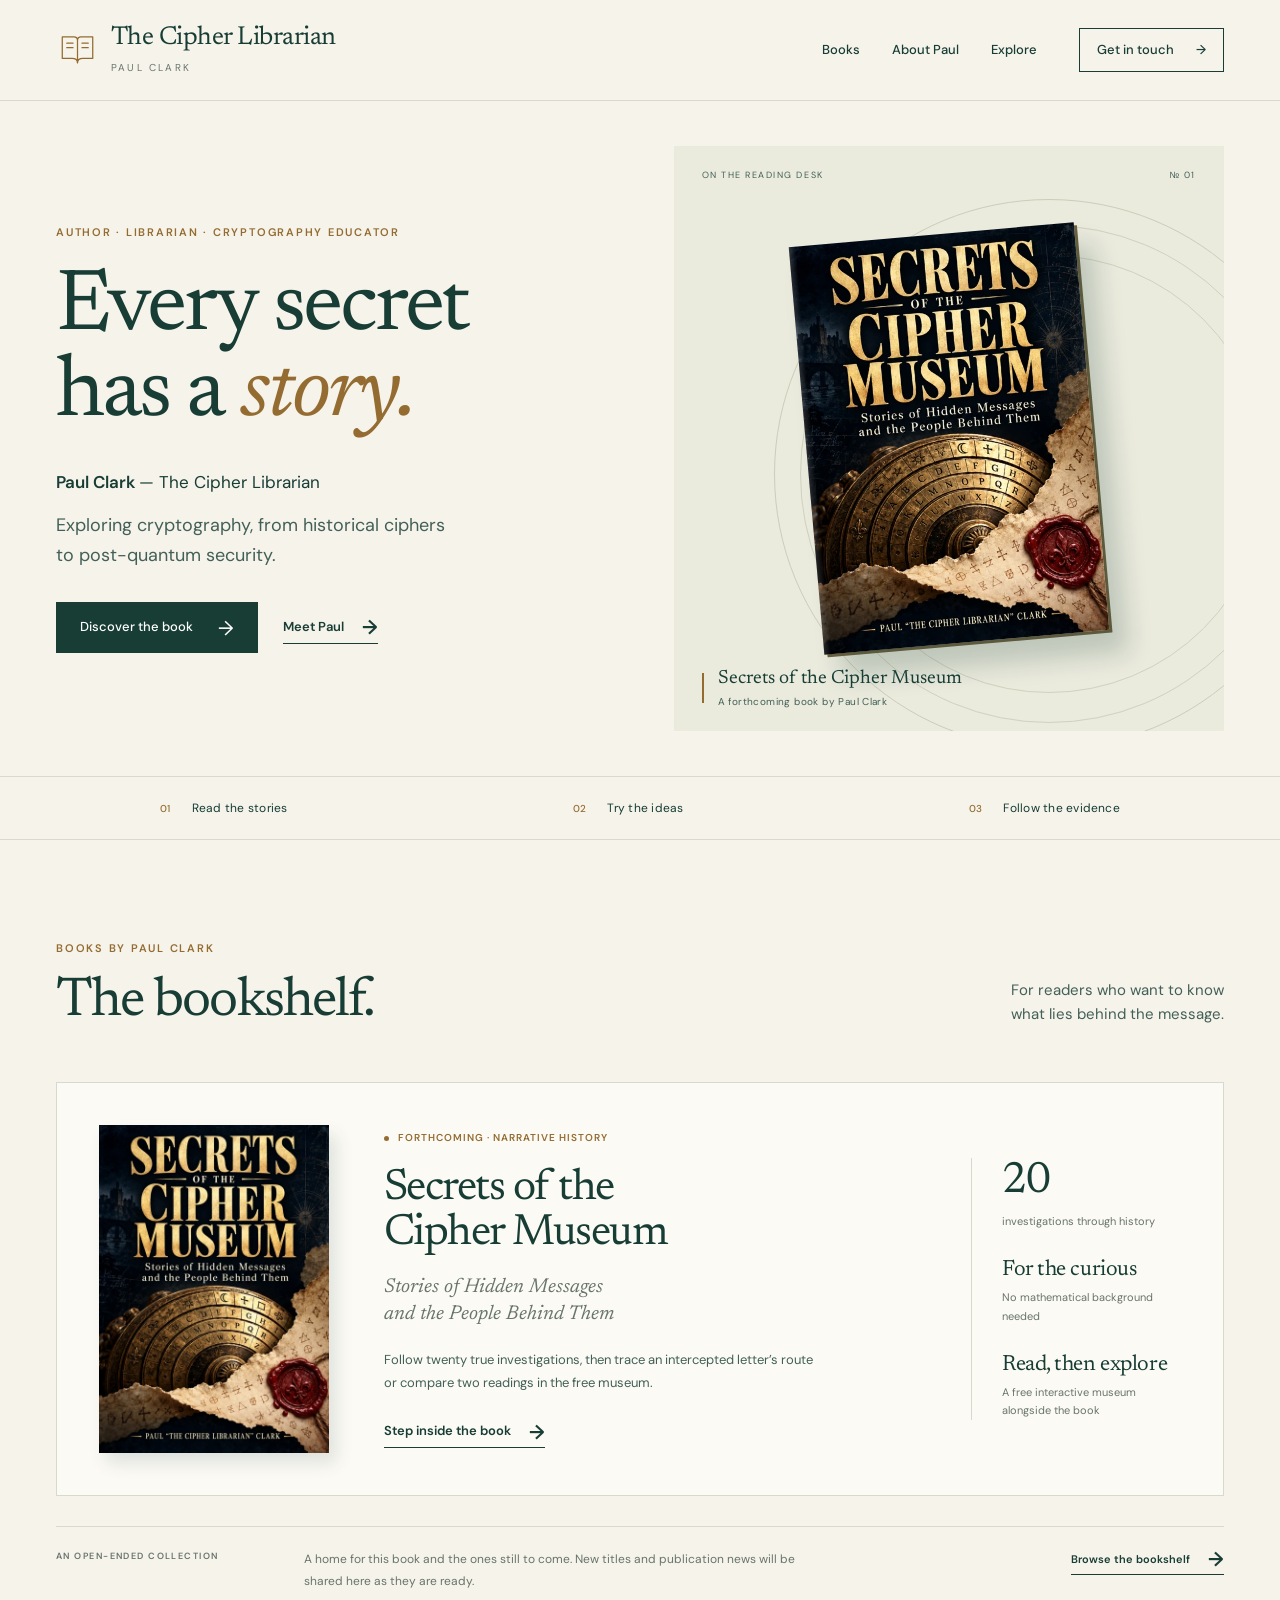
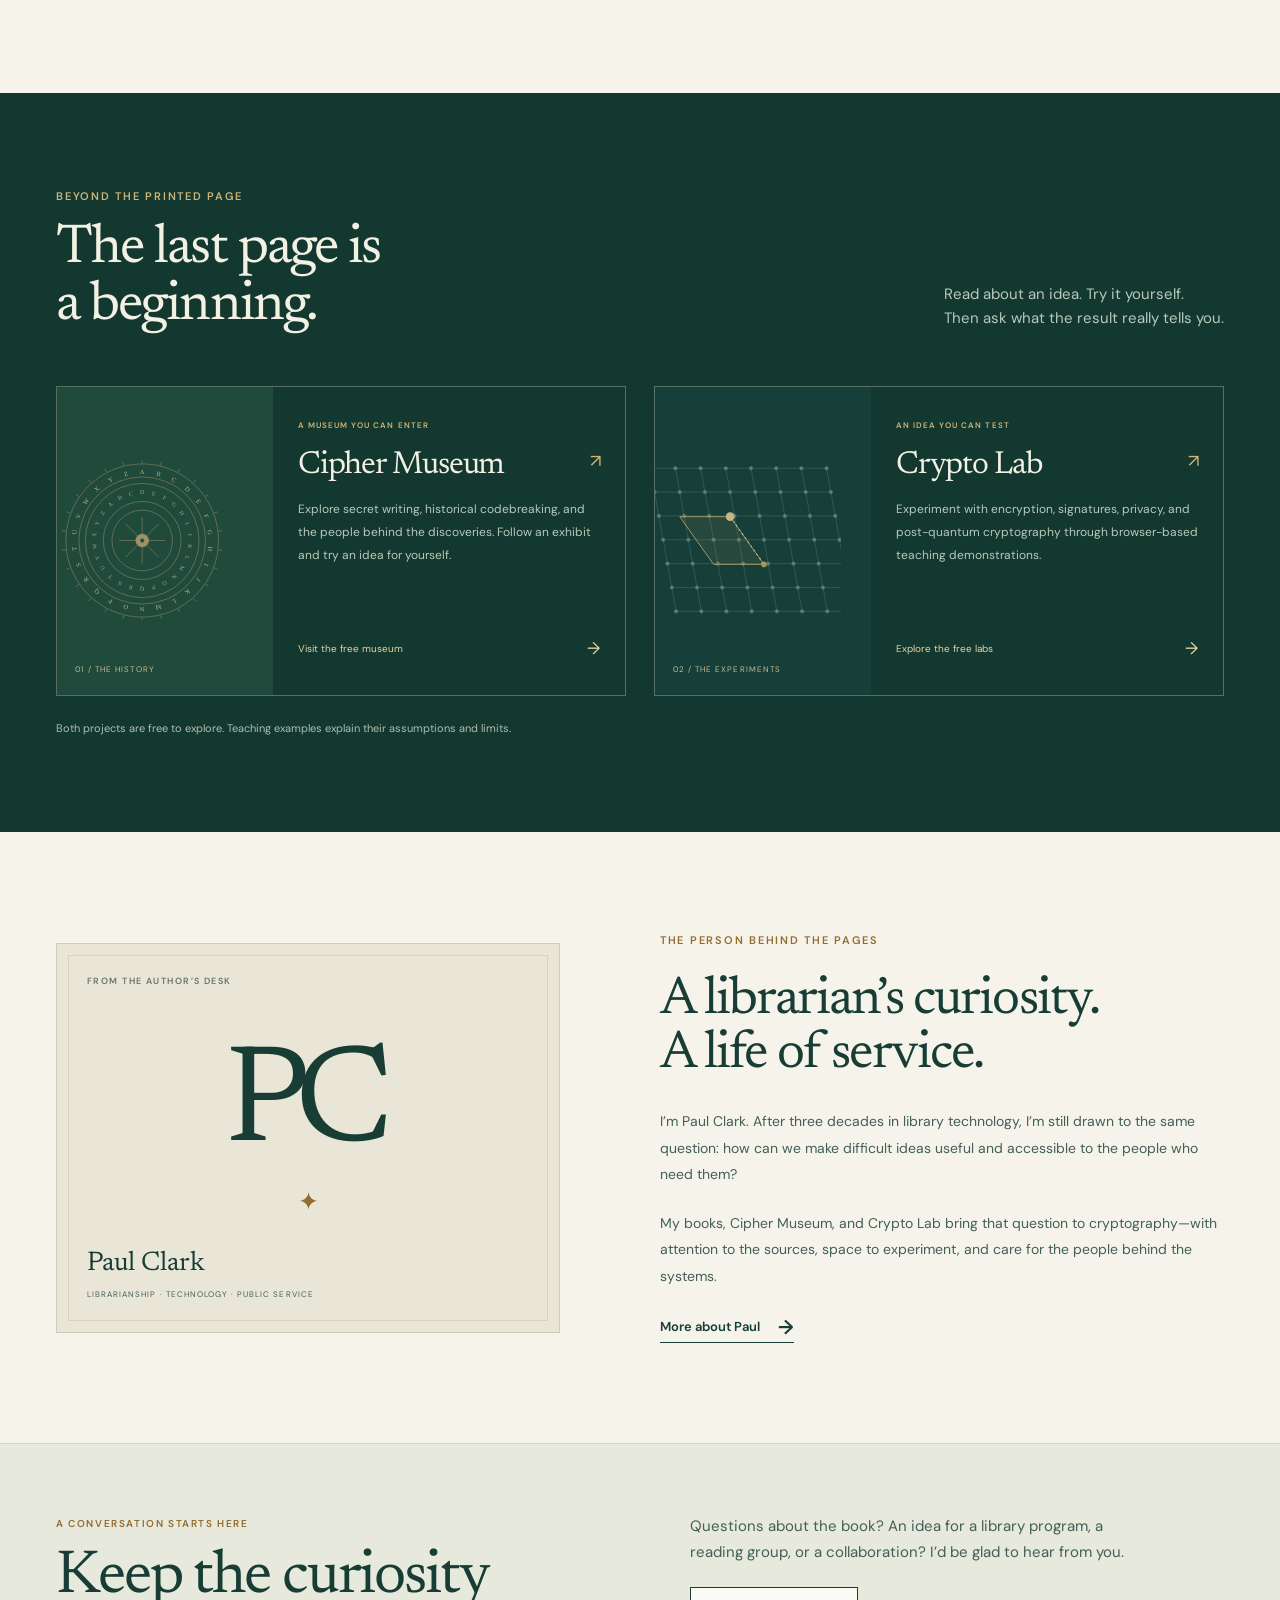
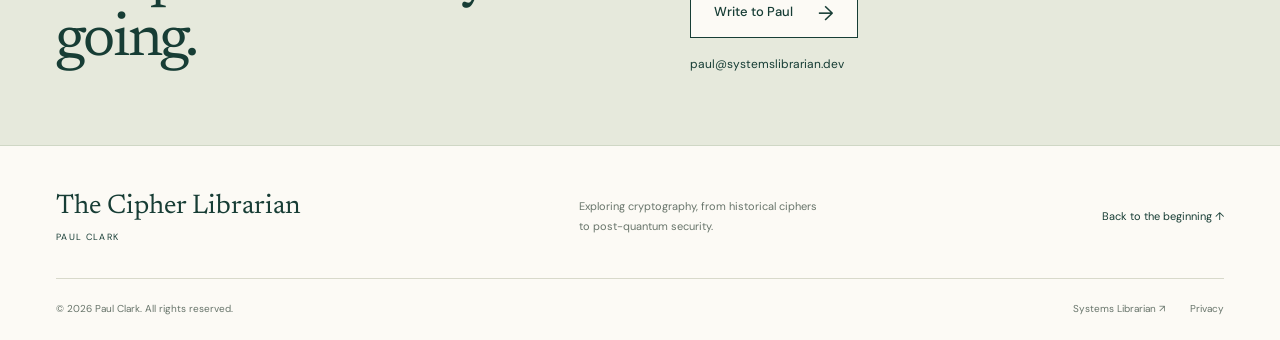
<file: index.html>
<!doctype html>
<html lang="en"><head><meta charset="utf-8"><meta name="viewport" content="width=device-width, initial-scale=1"><title>Paul Clark — The Cipher Librarian</title><meta name="description" content="Books and interactive explorations of cryptography by Paul Clark, from historical ciphers to post-quantum security."><meta name="theme-color" content="#173d35"><link rel="canonical" href="https://cipherlibrarian.com/"><link rel="icon" type="image/svg+xml" href="/assets/favicon.svg"><meta property="og:type" content="website"><meta property="og:site_name" content="The Cipher Librarian"><meta property="og:title" content="Paul Clark — The Cipher Librarian"><meta property="og:description" content="Books and interactive explorations of cryptography by Paul Clark, from historical ciphers to post-quantum security."><meta property="og:url" content="https://cipherlibrarian.com/"><meta property="og:image" content="https://cipherlibrarian.com/assets/social-card.png"><meta property="og:image:width" content="1200"><meta property="og:image:height" content="630"><meta property="og:image:alt" content="Paul Clark — The Cipher Librarian. Books, history, and hands-on cryptography."><meta name="twitter:card" content="summary_large_image"><link rel="stylesheet" href="/assets/fonts.css"><link rel="stylesheet" href="/assets/site.css"><script src="/assets/site.js" defer></script><script type="application/ld+json">{"@context": "https://schema.org", "@type": "WebSite", "name": "The Cipher Librarian", "url": "https://cipherlibrarian.com", "author": {"@type": "Person", "name": "Paul Clark", "alternateName": "The Cipher Librarian", "url": "https://cipherlibrarian.com/about/", "sameAs": ["https://systemslibrarian.dev/", "https://github.com/systemslibrarian", "https://www.linkedin.com/in/systemslibrarian"]}}</script></head><body><a class="skip-link" href="#main">Skip to content</a>
<header class="site-header"><div class="wrap header-inner">
<a class="brand" href="/" aria-label="The Cipher Librarian, home"><svg class="brand-mark" viewBox="0 0 48 48" aria-hidden="true"><path d="M7 10h13c3 0 4 2 4 4v25c0-3-2-5-6-5H7zM41 10H28c-3 0-4 2-4 4v25c0-3 2-5 6-5h11z"/><path d="M12 17h7m-7 5h7m10-5h7m-7 5h7"/></svg><span>The Cipher Librarian<small>PAUL CLARK</small></span></a>
<button class="menu-toggle" aria-expanded="false" aria-controls="primary-navigation"><span>Menu</span><svg viewBox="0 0 24 24" aria-hidden="true"><path d="M4 8h16M4 16h16"/></svg></button>
<nav id="primary-navigation" aria-label="Main navigation"><a href="/books/" >Books</a><a href="/about/" >About Paul</a><a href="/#explore">Explore</a><a class="nav-contact" href="/#contact">Get in touch <span aria-hidden="true">→</span></a></nav>
</div></header><main id="main"><section class="hero wrap"><div class="hero-copy"><p class="eyebrow">Author · Librarian · Cryptography educator</p><h1>Every secret <br>has a <em>story.</em></h1><p class="hero-name">Paul Clark <span>— The Cipher Librarian</span></p><p class="hero-tagline">Exploring cryptography, from historical ciphers to post-quantum security.</p><div class="actions"><a class="button" href="/books/secrets-of-the-cipher-museum/">Discover the book <span aria-hidden="true">→</span></a><a class="text-link" href="/about/">Meet Paul <span aria-hidden="true">→</span></a></div></div><div class="hero-stage"><div class="stage-label"><span>On the reading desk</span><span>№ 01</span></div><div class="stage-dial" aria-hidden="true"></div><a class="hero-book" href="/books/secrets-of-the-cipher-museum/" aria-label="Explore Secrets of the Cipher Museum"><img class="" src="/assets/secrets-cover.webp" srcset="/assets/secrets-cover-small.webp 480w, /assets/secrets-cover.webp 900w" sizes="(max-width: 640px) 75vw, 360px" width="1049" height="1500" alt="Secrets of the Cipher Museum by Paul ‘The Cipher Librarian’ Clark. Gold lettering above a cipher wheel, a torn letter, and a red wax seal." fetchpriority="high"></a><div class="stage-caption"><span class="caption-rule"></span><div><span>Secrets of the Cipher Museum</span><small>A forthcoming book by Paul Clark</small></div></div></div></section>
<div class="reading-strip"><div class="wrap"><span><b>01</b> Read the stories</span><span><b>02</b> Try the ideas</span><span><b>03</b> Follow the evidence</span></div></div>
<section class="section wrap" id="books"><div class="section-heading"><div><p class="eyebrow">Books by Paul Clark</p><h2>The bookshelf.</h2></div><p>For readers who want to know <br>what lies behind the message.</p></div><article class="book-feature"><a class="shelf-cover" href="/books/secrets-of-the-cipher-museum/" aria-label="Discover Secrets of the Cipher Museum"><img class="" src="/assets/secrets-cover-small.webp" srcset="/assets/secrets-cover-small.webp 480w, /assets/secrets-cover.webp 900w" sizes="(max-width: 640px) 75vw, 360px" width="1049" height="1500" alt="Secrets of the Cipher Museum by Paul ‘The Cipher Librarian’ Clark. Gold lettering above a cipher wheel, a torn letter, and a red wax seal." loading="lazy"></a><div class="book-copy"><p class="eyebrow"><span class="status-dot"></span> Forthcoming · Narrative history</p><h3><a href="/books/secrets-of-the-cipher-museum/">Secrets of the <br>Cipher Museum</a></h3><p class="book-subtitle">Stories of Hidden Messages <br>and the People Behind Them</p><p>Follow twenty true investigations, then trace an intercepted letter’s route or compare two readings in the free museum.</p><a class="text-link" href="/books/secrets-of-the-cipher-museum/">Step inside the book <span aria-hidden="true">→</span></a></div><dl class="book-notes"><div><dt>20</dt><dd>investigations through history</dd></div><div><dt>For the curious</dt><dd>No mathematical background needed</dd></div><div><dt>Read, then explore</dt><dd>A free interactive museum alongside the book</dd></div></dl></article><div class="shelf-note"><span class="small-label">An open-ended collection</span><p>A home for this book and the ones still to come. New titles and publication news will be shared here as they are ready.</p><a class="text-link" href="/books/">Browse the bookshelf <span aria-hidden="true">→</span></a></div></section>
<section class="explore-section" id="explore"><div class="wrap"><div class="section-heading"><div><p class="eyebrow">Beyond the printed page</p><h2>The last page is <br>a beginning.</h2></div><p>Read about an idea. Try it yourself. <br>Then ask what the result really tells you.</p></div><div class="explore-grid"><a class="explore-card museum-card" href="https://ciphermuseum.com/"><div class="project-art"><img src="/assets/cipher-wheel.svg" width="300" height="220" alt="" loading="lazy"><span class="project-number">01 / THE HISTORY</span></div><div class="project-copy"><p class="eyebrow">A museum you can enter</p><h3>Cipher Museum <span aria-hidden="true">↗</span></h3><p>Explore secret writing, historical codebreaking, and the people behind the discoveries. Follow an exhibit and try an idea for yourself.</p><span class="project-cta">Visit the free museum <span aria-hidden="true">→</span></span></div></a><a class="explore-card lab-card" href="https://crypto-lab.systemslibrarian.dev/"><div class="project-art"><img src="/assets/security-lattice.svg" width="300" height="220" alt="" loading="lazy"><span class="project-number">02 / THE EXPERIMENTS</span></div><div class="project-copy"><p class="eyebrow">An idea you can test</p><h3>Crypto Lab <span aria-hidden="true">↗</span></h3><p>Experiment with encryption, signatures, privacy, and post-quantum cryptography through browser-based teaching demonstrations.</p><span class="project-cta">Explore the free labs <span aria-hidden="true">→</span></span></div></a></div><p class="explore-footnote">Both projects are free to explore. Teaching examples explain their assumptions and limits.</p></div></section>
<section class="section wrap author-intro"><div class="author-card" aria-label="Paul Clark, librarian, author, and educator"><p class="small-label">From the author’s desk</p><div class="author-monogram" aria-hidden="true">PC<span>✦</span></div><div class="author-card-bottom"><span>Paul Clark</span><small>Librarianship · Technology · Public service</small></div></div><div class="author-intro-copy"><p class="eyebrow">The person behind the pages</p><h2>A librarian’s curiosity. <br>A life of service.</h2><p>I’m Paul Clark. After three decades in library technology, I’m still drawn to the same question: how can we make difficult ideas useful and accessible to the people who need them?</p><p>My books, Cipher Museum, and Crypto Lab bring that question to cryptography—with attention to the sources, space to experiment, and care for the people behind the systems.</p><a class="text-link" href="/about/">More about Paul <span aria-hidden="true">→</span></a></div></section>
<section class="contact-section" id="contact"><div class="wrap contact-grid"><div><p class="eyebrow">A conversation starts here</p><h2>Keep the curiosity <br>going.</h2></div><div><p>Questions about the book? An idea for a library program, a reading group, or a collaboration? I’d be glad to hear from you.</p><a class="button button-light" href="mailto:paul@systemslibrarian.dev?subject=Hello%20from%20The%20Cipher%20Librarian">Write to Paul <span aria-hidden="true">→</span></a><a class="contact-email" href="mailto:paul@systemslibrarian.dev">paul@systemslibrarian.dev</a></div></div></section></main><footer class="site-footer"><div class="wrap footer-top"><a class="footer-brand" href="/">The Cipher Librarian<span>Paul Clark</span></a><p>Exploring cryptography, from historical ciphers <br>to post-quantum security.</p><a href="/#main">Back to the beginning ↑</a></div><div class="wrap footer-bottom"><span>© 2026 Paul Clark. All rights reserved.</span><div><a href="https://systemslibrarian.dev/">Systems Librarian ↗</a><a href="/privacy/">Privacy</a></div></div></footer></body></html>
</file>
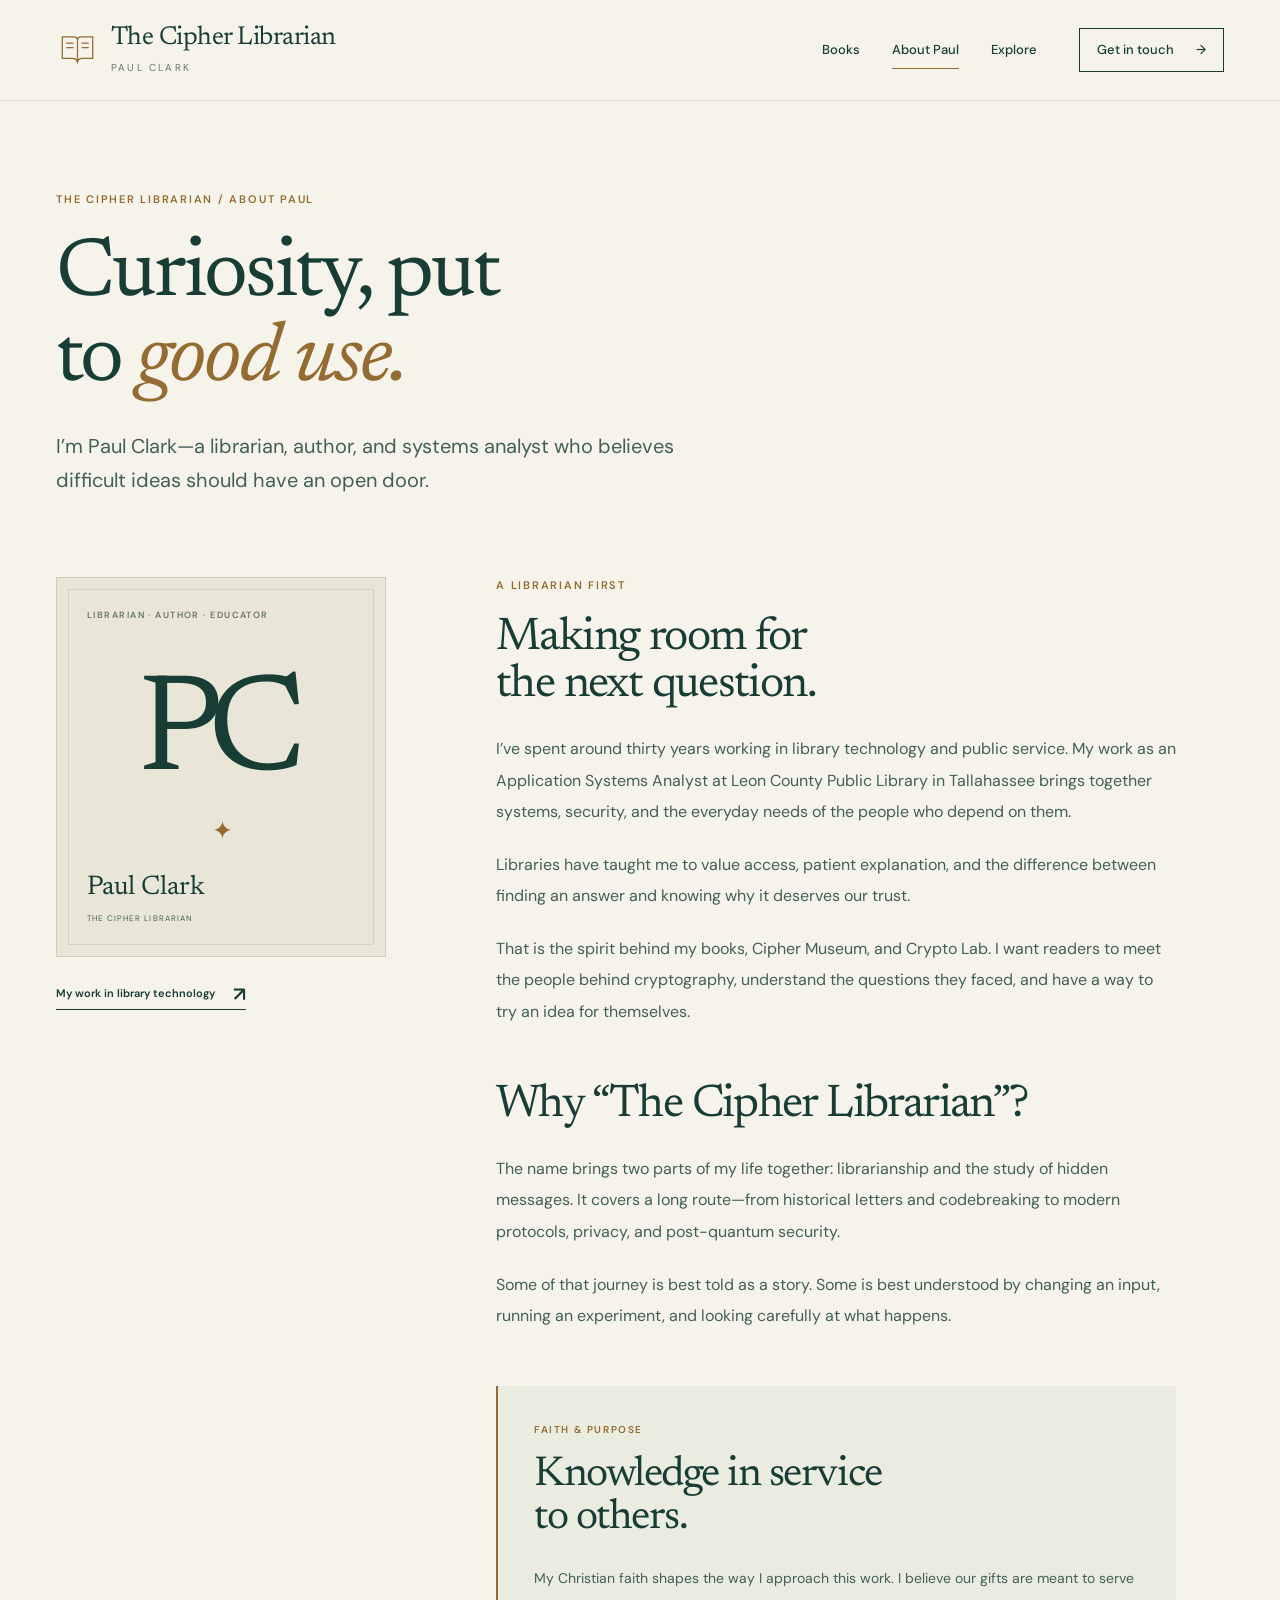
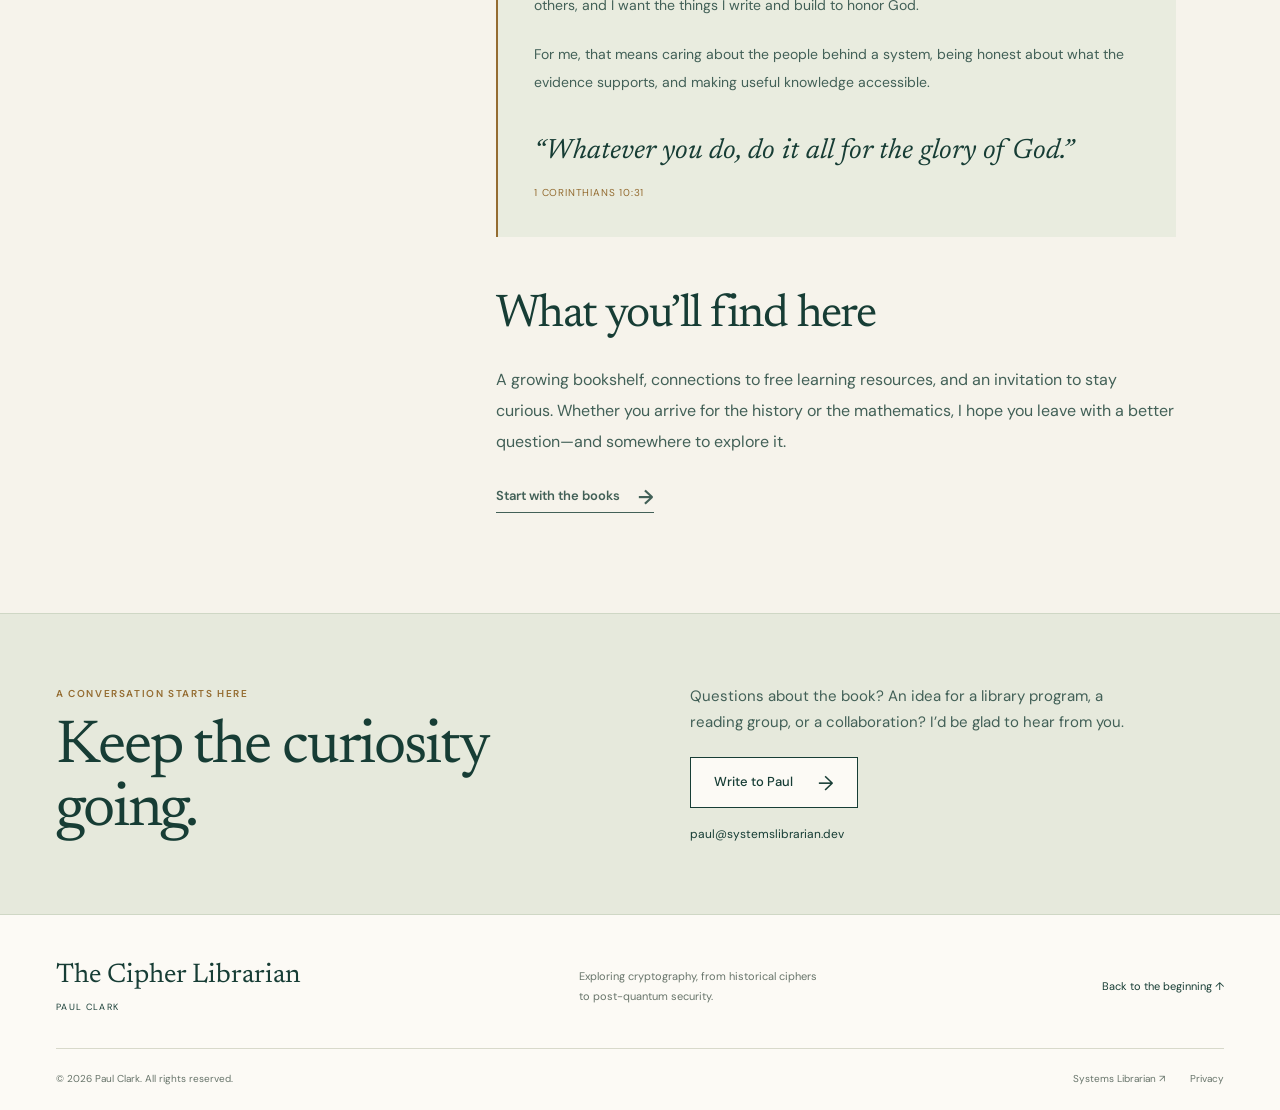
<file: about/index.html>
<!doctype html>
<html lang="en"><head><meta charset="utf-8"><meta name="viewport" content="width=device-width, initial-scale=1"><title>About Paul Clark — The Cipher Librarian</title><meta name="description" content="Meet Paul Clark, librarian, author, and creator of Cipher Museum and Crypto Lab. Curiosity, public service, and Christian faith guide his work."><meta name="theme-color" content="#173d35"><link rel="canonical" href="https://cipherlibrarian.com/about/"><link rel="icon" type="image/svg+xml" href="/assets/favicon.svg"><meta property="og:type" content="website"><meta property="og:site_name" content="The Cipher Librarian"><meta property="og:title" content="About Paul Clark — The Cipher Librarian"><meta property="og:description" content="Meet Paul Clark, librarian, author, and creator of Cipher Museum and Crypto Lab. Curiosity, public service, and Christian faith guide his work."><meta property="og:url" content="https://cipherlibrarian.com/about/"><meta property="og:image" content="https://cipherlibrarian.com/assets/social-card.png"><meta property="og:image:width" content="1200"><meta property="og:image:height" content="630"><meta property="og:image:alt" content="Paul Clark — The Cipher Librarian. Books, history, and hands-on cryptography."><meta name="twitter:card" content="summary_large_image"><link rel="stylesheet" href="/assets/fonts.css"><link rel="stylesheet" href="/assets/site.css"><script src="/assets/site.js" defer></script><script type="application/ld+json">{"@context": "https://schema.org", "@type": "WebSite", "name": "The Cipher Librarian", "url": "https://cipherlibrarian.com", "author": {"@type": "Person", "name": "Paul Clark", "alternateName": "The Cipher Librarian", "url": "https://cipherlibrarian.com/about/", "sameAs": ["https://systemslibrarian.dev/", "https://github.com/systemslibrarian", "https://www.linkedin.com/in/systemslibrarian"]}}</script></head><body><a class="skip-link" href="#main">Skip to content</a>
<header class="site-header"><div class="wrap header-inner">
<a class="brand" href="/" aria-label="The Cipher Librarian, home"><svg class="brand-mark" viewBox="0 0 48 48" aria-hidden="true"><path d="M7 10h13c3 0 4 2 4 4v25c0-3-2-5-6-5H7zM41 10H28c-3 0-4 2-4 4v25c0-3 2-5 6-5h11z"/><path d="M12 17h7m-7 5h7m10-5h7m-7 5h7"/></svg><span>The Cipher Librarian<small>PAUL CLARK</small></span></a>
<button class="menu-toggle" aria-expanded="false" aria-controls="primary-navigation"><span>Menu</span><svg viewBox="0 0 24 24" aria-hidden="true"><path d="M4 8h16M4 16h16"/></svg></button>
<nav id="primary-navigation" aria-label="Main navigation"><a href="/books/" >Books</a><a href="/about/" aria-current="page">About Paul</a><a href="/#explore">Explore</a><a class="nav-contact" href="/#contact">Get in touch <span aria-hidden="true">→</span></a></nav>
</div></header><main id="main"><section class="page-intro wrap about-intro"><p class="eyebrow">The Cipher Librarian / About Paul</p><h1>Curiosity, put <br>to <em>good use.</em></h1><p class="intro-lead">I’m Paul Clark—a librarian, author, and systems analyst who believes difficult ideas should have an open door.</p></section><section class="wrap about-body"><aside class="about-sidebar"><div class="author-card"><p class="small-label">Librarian · Author · Educator</p><div class="author-monogram" aria-hidden="true">PC<span>✦</span></div><div class="author-card-bottom"><span>Paul Clark</span><small>The Cipher Librarian</small></div></div><a class="text-link" href="https://systemslibrarian.dev/">My work in library technology <span aria-hidden="true">↗</span></a></aside><div class="prose about-prose"><p class="eyebrow">A librarian first</p><h2>Making room for <br>the next question.</h2><p>I’ve spent around thirty years working in library technology and public service. My work as an Application Systems Analyst at Leon County Public Library in Tallahassee brings together systems, security, and the everyday needs of the people who depend on them.</p><p>Libraries have taught me to value access, patient explanation, and the difference between finding an answer and knowing why it deserves our trust.</p><p>That is the spirit behind my books, Cipher Museum, and Crypto Lab. I want readers to meet the people behind cryptography, understand the questions they faced, and have a way to try an idea for themselves.</p><h2>Why “The Cipher Librarian”?</h2><p>The name brings two parts of my life together: librarianship and the study of hidden messages. It covers a long route—from historical letters and codebreaking to modern protocols, privacy, and post-quantum security.</p><p>Some of that journey is best told as a story. Some is best understood by changing an input, running an experiment, and looking carefully at what happens.</p><div class="faith-note"><p class="eyebrow">Faith & purpose</p><h2>Knowledge in service <br>to others.</h2><p>My Christian faith shapes the way I approach this work. I believe our gifts are meant to serve others, and I want the things I write and build to honor God.</p><p>For me, that means caring about the people behind a system, being honest about what the evidence supports, and making useful knowledge accessible.</p><blockquote>“Whatever you do, do it all for the glory of God.”<cite>1 Corinthians 10:31</cite></blockquote></div><h2>What you’ll find here</h2><p>A growing bookshelf, connections to free learning resources, and an invitation to stay curious. Whether you arrive for the history or the mathematics, I hope you leave with a better question—and somewhere to explore it.</p><a class="text-link" href="/books/">Start with the books <span aria-hidden="true">→</span></a></div></section><section class="contact-section" id="contact"><div class="wrap contact-grid"><div><p class="eyebrow">A conversation starts here</p><h2>Keep the curiosity <br>going.</h2></div><div><p>Questions about the book? An idea for a library program, a reading group, or a collaboration? I’d be glad to hear from you.</p><a class="button button-light" href="mailto:paul@systemslibrarian.dev?subject=Hello%20from%20The%20Cipher%20Librarian">Write to Paul <span aria-hidden="true">→</span></a><a class="contact-email" href="mailto:paul@systemslibrarian.dev">paul@systemslibrarian.dev</a></div></div></section></main><footer class="site-footer"><div class="wrap footer-top"><a class="footer-brand" href="/">The Cipher Librarian<span>Paul Clark</span></a><p>Exploring cryptography, from historical ciphers <br>to post-quantum security.</p><a href="/#main">Back to the beginning ↑</a></div><div class="wrap footer-bottom"><span>© 2026 Paul Clark. All rights reserved.</span><div><a href="https://systemslibrarian.dev/">Systems Librarian ↗</a><a href="/privacy/">Privacy</a></div></div></footer></body></html>
</file>
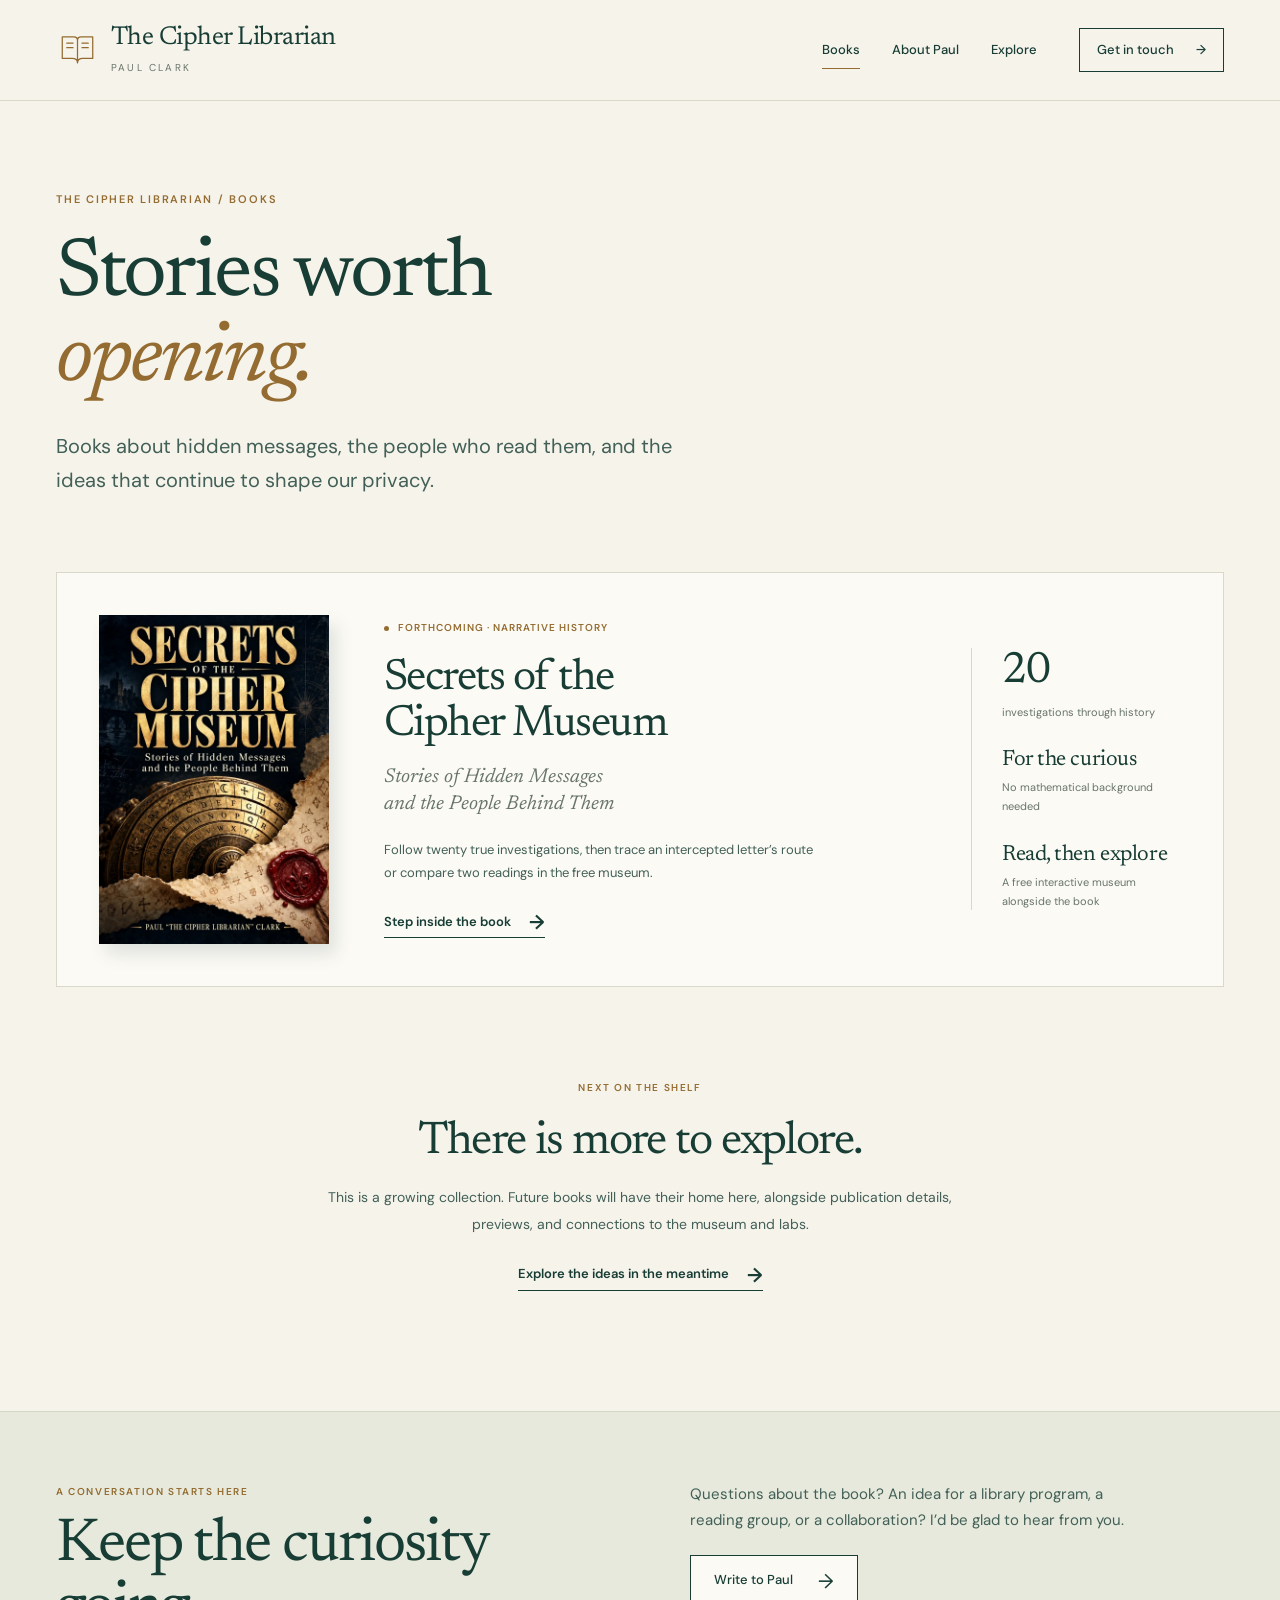
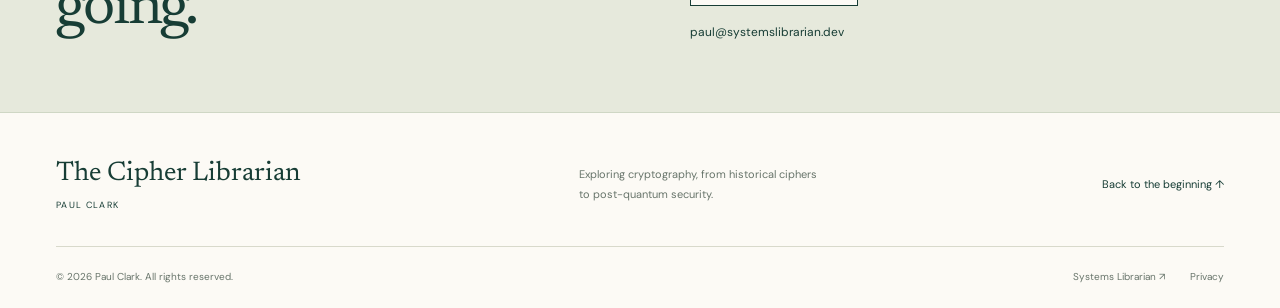
<file: books/index.html>
<!doctype html>
<html lang="en"><head><meta charset="utf-8"><meta name="viewport" content="width=device-width, initial-scale=1"><title>Books by Paul Clark — The Cipher Librarian</title><meta name="description" content="Discover Secrets of the Cipher Museum and future books by Paul Clark, The Cipher Librarian."><meta name="theme-color" content="#173d35"><link rel="canonical" href="https://cipherlibrarian.com/books/"><link rel="icon" type="image/svg+xml" href="/assets/favicon.svg"><meta property="og:type" content="website"><meta property="og:site_name" content="The Cipher Librarian"><meta property="og:title" content="Books by Paul Clark — The Cipher Librarian"><meta property="og:description" content="Discover Secrets of the Cipher Museum and future books by Paul Clark, The Cipher Librarian."><meta property="og:url" content="https://cipherlibrarian.com/books/"><meta property="og:image" content="https://cipherlibrarian.com/assets/social-card.png"><meta property="og:image:width" content="1200"><meta property="og:image:height" content="630"><meta property="og:image:alt" content="Paul Clark — The Cipher Librarian. Books, history, and hands-on cryptography."><meta name="twitter:card" content="summary_large_image"><link rel="stylesheet" href="/assets/fonts.css"><link rel="stylesheet" href="/assets/site.css"><script src="/assets/site.js" defer></script><script type="application/ld+json">{"@context": "https://schema.org", "@type": "WebSite", "name": "The Cipher Librarian", "url": "https://cipherlibrarian.com", "author": {"@type": "Person", "name": "Paul Clark", "alternateName": "The Cipher Librarian", "url": "https://cipherlibrarian.com/about/", "sameAs": ["https://systemslibrarian.dev/", "https://github.com/systemslibrarian", "https://www.linkedin.com/in/systemslibrarian"]}}</script></head><body><a class="skip-link" href="#main">Skip to content</a>
<header class="site-header"><div class="wrap header-inner">
<a class="brand" href="/" aria-label="The Cipher Librarian, home"><svg class="brand-mark" viewBox="0 0 48 48" aria-hidden="true"><path d="M7 10h13c3 0 4 2 4 4v25c0-3-2-5-6-5H7zM41 10H28c-3 0-4 2-4 4v25c0-3 2-5 6-5h11z"/><path d="M12 17h7m-7 5h7m10-5h7m-7 5h7"/></svg><span>The Cipher Librarian<small>PAUL CLARK</small></span></a>
<button class="menu-toggle" aria-expanded="false" aria-controls="primary-navigation"><span>Menu</span><svg viewBox="0 0 24 24" aria-hidden="true"><path d="M4 8h16M4 16h16"/></svg></button>
<nav id="primary-navigation" aria-label="Main navigation"><a href="/books/" aria-current="page">Books</a><a href="/about/" >About Paul</a><a href="/#explore">Explore</a><a class="nav-contact" href="/#contact">Get in touch <span aria-hidden="true">→</span></a></nav>
</div></header><main id="main"><section class="page-intro wrap"><p class="eyebrow">The Cipher Librarian / Books</p><h1>Stories worth <br><em>opening.</em></h1><p class="intro-lead">Books about hidden messages, the people who read them, and the ideas that continue to shape our privacy.</p></section><section class="wrap bookshelf-page"><article class="book-feature"><a class="shelf-cover" href="/books/secrets-of-the-cipher-museum/" aria-label="Discover Secrets of the Cipher Museum"><img class="" src="/assets/secrets-cover-small.webp" srcset="/assets/secrets-cover-small.webp 480w, /assets/secrets-cover.webp 900w" sizes="(max-width: 640px) 75vw, 360px" width="1049" height="1500" alt="Secrets of the Cipher Museum by Paul ‘The Cipher Librarian’ Clark. Gold lettering above a cipher wheel, a torn letter, and a red wax seal." loading="lazy"></a><div class="book-copy"><p class="eyebrow"><span class="status-dot"></span> Forthcoming · Narrative history</p><h3><a href="/books/secrets-of-the-cipher-museum/">Secrets of the <br>Cipher Museum</a></h3><p class="book-subtitle">Stories of Hidden Messages <br>and the People Behind Them</p><p>Follow twenty true investigations, then trace an intercepted letter’s route or compare two readings in the free museum.</p><a class="text-link" href="/books/secrets-of-the-cipher-museum/">Step inside the book <span aria-hidden="true">→</span></a></div><dl class="book-notes"><div><dt>20</dt><dd>investigations through history</dd></div><div><dt>For the curious</dt><dd>No mathematical background needed</dd></div><div><dt>Read, then explore</dt><dd>A free interactive museum alongside the book</dd></div></dl></article><div class="future-note"><span class="note-index">Next on the shelf</span><h2>There is more to explore.</h2><p>This is a growing collection. Future books will have their home here, alongside publication details, previews, and connections to the museum and labs.</p><a class="text-link" href="/#explore">Explore the ideas in the meantime <span aria-hidden="true">→</span></a></div></section><section class="contact-section" id="contact"><div class="wrap contact-grid"><div><p class="eyebrow">A conversation starts here</p><h2>Keep the curiosity <br>going.</h2></div><div><p>Questions about the book? An idea for a library program, a reading group, or a collaboration? I’d be glad to hear from you.</p><a class="button button-light" href="mailto:paul@systemslibrarian.dev?subject=Hello%20from%20The%20Cipher%20Librarian">Write to Paul <span aria-hidden="true">→</span></a><a class="contact-email" href="mailto:paul@systemslibrarian.dev">paul@systemslibrarian.dev</a></div></div></section></main><footer class="site-footer"><div class="wrap footer-top"><a class="footer-brand" href="/">The Cipher Librarian<span>Paul Clark</span></a><p>Exploring cryptography, from historical ciphers <br>to post-quantum security.</p><a href="/#main">Back to the beginning ↑</a></div><div class="wrap footer-bottom"><span>© 2026 Paul Clark. All rights reserved.</span><div><a href="https://systemslibrarian.dev/">Systems Librarian ↗</a><a href="/privacy/">Privacy</a></div></div></footer></body></html>
</file>
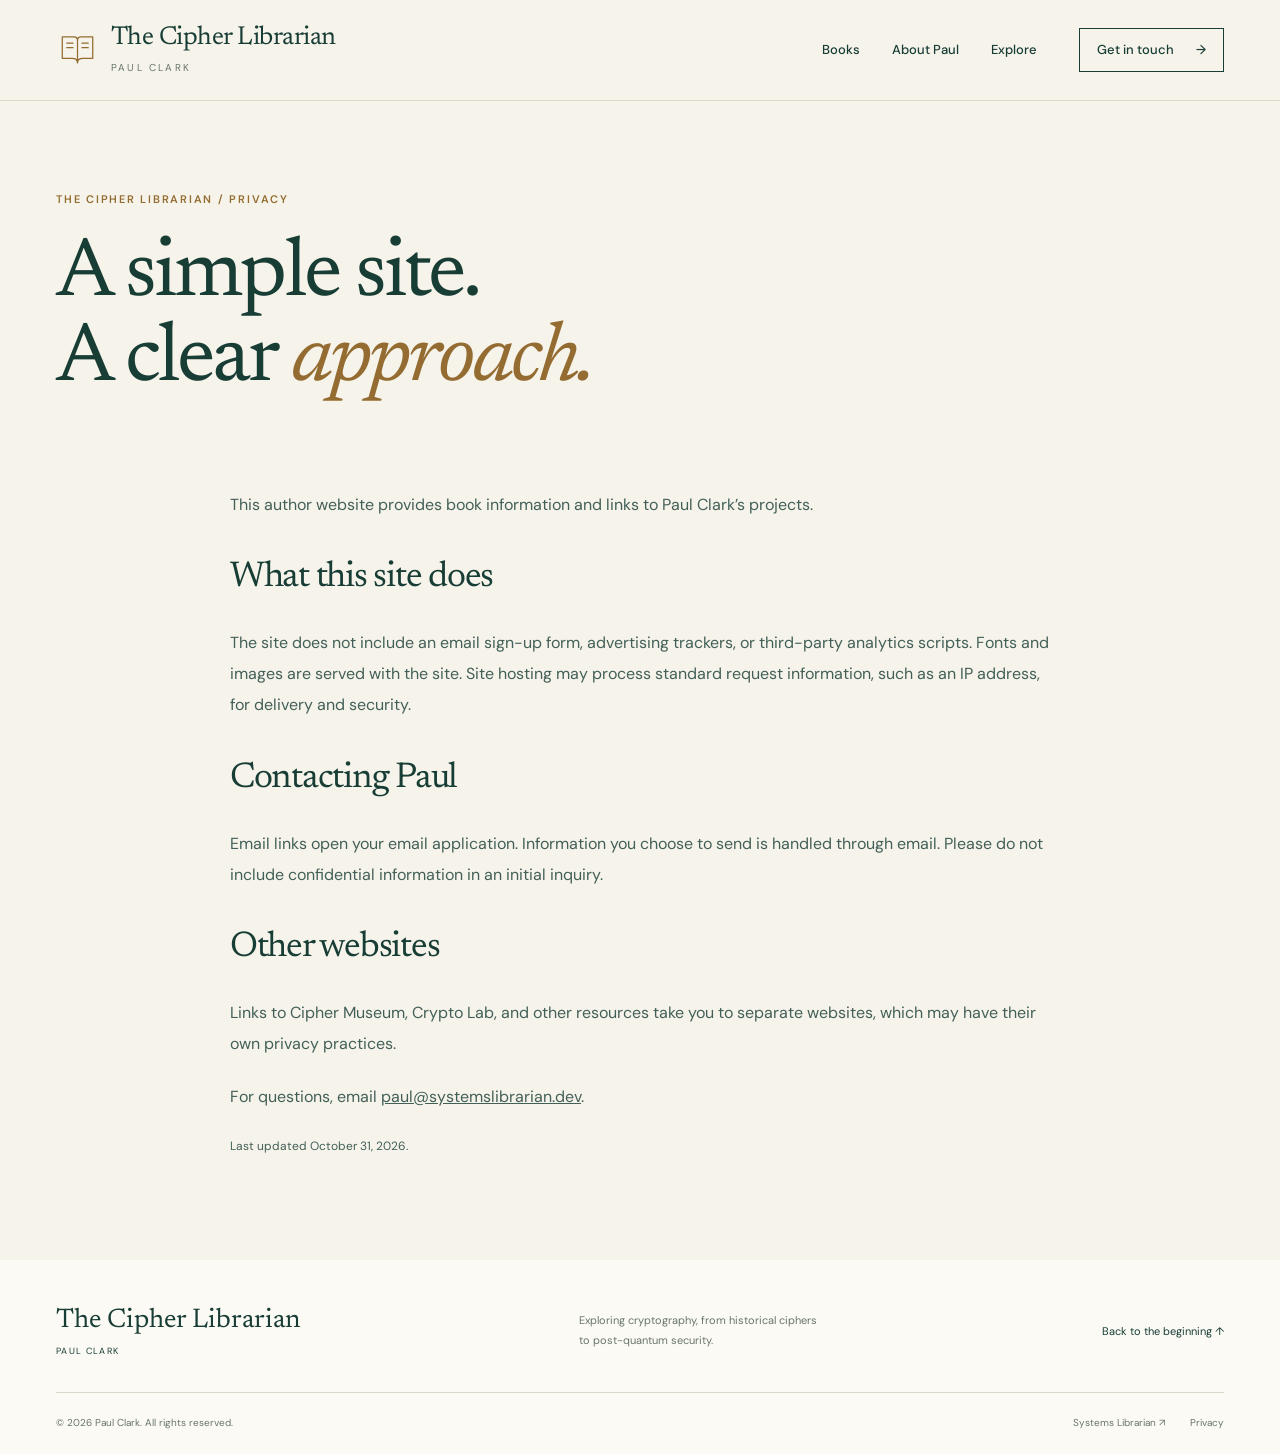
<file: privacy/index.html>
<!doctype html>
<html lang="en"><head><meta charset="utf-8"><meta name="viewport" content="width=device-width, initial-scale=1"><title>Privacy — The Cipher Librarian</title><meta name="description" content="How The Cipher Librarian author website handles privacy, contact links, and external resources."><meta name="theme-color" content="#173d35"><link rel="canonical" href="https://cipherlibrarian.com/privacy/"><link rel="icon" type="image/svg+xml" href="/assets/favicon.svg"><meta property="og:type" content="website"><meta property="og:site_name" content="The Cipher Librarian"><meta property="og:title" content="Privacy — The Cipher Librarian"><meta property="og:description" content="How The Cipher Librarian author website handles privacy, contact links, and external resources."><meta property="og:url" content="https://cipherlibrarian.com/privacy/"><meta property="og:image" content="https://cipherlibrarian.com/assets/social-card.png"><meta property="og:image:width" content="1200"><meta property="og:image:height" content="630"><meta property="og:image:alt" content="Paul Clark — The Cipher Librarian. Books, history, and hands-on cryptography."><meta name="twitter:card" content="summary_large_image"><link rel="stylesheet" href="/assets/fonts.css"><link rel="stylesheet" href="/assets/site.css"><script src="/assets/site.js" defer></script><script type="application/ld+json">{"@context": "https://schema.org", "@type": "WebSite", "name": "The Cipher Librarian", "url": "https://cipherlibrarian.com", "author": {"@type": "Person", "name": "Paul Clark", "alternateName": "The Cipher Librarian", "url": "https://cipherlibrarian.com/about/", "sameAs": ["https://systemslibrarian.dev/", "https://github.com/systemslibrarian", "https://www.linkedin.com/in/systemslibrarian"]}}</script></head><body><a class="skip-link" href="#main">Skip to content</a>
<header class="site-header"><div class="wrap header-inner">
<a class="brand" href="/" aria-label="The Cipher Librarian, home"><svg class="brand-mark" viewBox="0 0 48 48" aria-hidden="true"><path d="M7 10h13c3 0 4 2 4 4v25c0-3-2-5-6-5H7zM41 10H28c-3 0-4 2-4 4v25c0-3 2-5 6-5h11z"/><path d="M12 17h7m-7 5h7m10-5h7m-7 5h7"/></svg><span>The Cipher Librarian<small>PAUL CLARK</small></span></a>
<button class="menu-toggle" aria-expanded="false" aria-controls="primary-navigation"><span>Menu</span><svg viewBox="0 0 24 24" aria-hidden="true"><path d="M4 8h16M4 16h16"/></svg></button>
<nav id="primary-navigation" aria-label="Main navigation"><a href="/books/" >Books</a><a href="/about/" >About Paul</a><a href="/#explore">Explore</a><a class="nav-contact" href="/#contact">Get in touch <span aria-hidden="true">→</span></a></nav>
</div></header><main id="main"><section class="page-intro wrap"><p class="eyebrow">The Cipher Librarian / Privacy</p><h1>A simple site. <br>A clear <em>approach.</em></h1></section><section class="wrap legal-prose prose"><p>This author website provides book information and links to Paul Clark’s projects.</p><h2>What this site does</h2><p>The site does not include an email sign-up form, advertising trackers, or third-party analytics scripts. Fonts and images are served with the site. Site hosting may process standard request information, such as an IP address, for delivery and security.</p><h2>Contacting Paul</h2><p>Email links open your email application. Information you choose to send is handled through email. Please do not include confidential information in an initial inquiry.</p><h2>Other websites</h2><p>Links to Cipher Museum, Crypto Lab, and other resources take you to separate websites, which may have their own privacy practices.</p><p>For questions, email <a href="mailto:paul@systemslibrarian.dev">paul@systemslibrarian.dev</a>.</p><p class="small-copy">Last updated October 31, 2026.</p></section></main><footer class="site-footer"><div class="wrap footer-top"><a class="footer-brand" href="/">The Cipher Librarian<span>Paul Clark</span></a><p>Exploring cryptography, from historical ciphers <br>to post-quantum security.</p><a href="/#main">Back to the beginning ↑</a></div><div class="wrap footer-bottom"><span>© 2026 Paul Clark. All rights reserved.</span><div><a href="https://systemslibrarian.dev/">Systems Librarian ↗</a><a href="/privacy/">Privacy</a></div></div></footer></body></html>
</file>
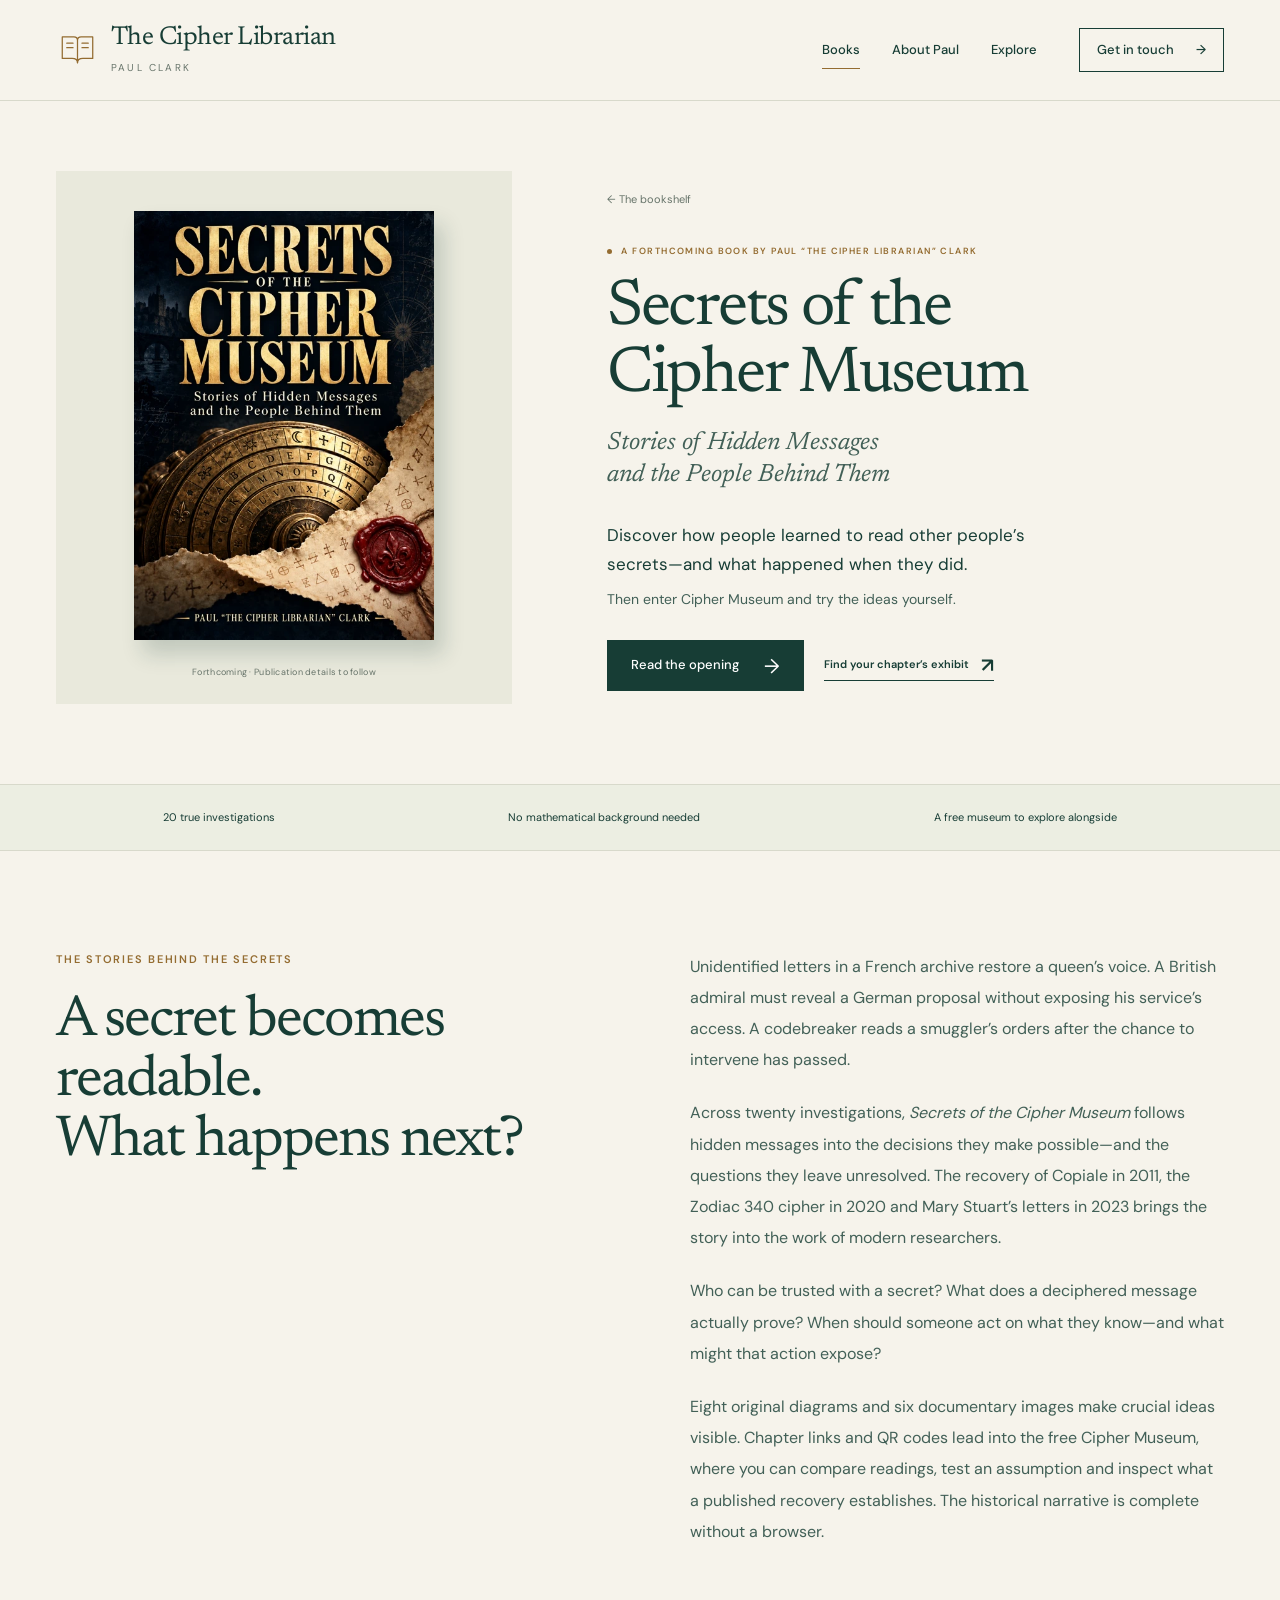
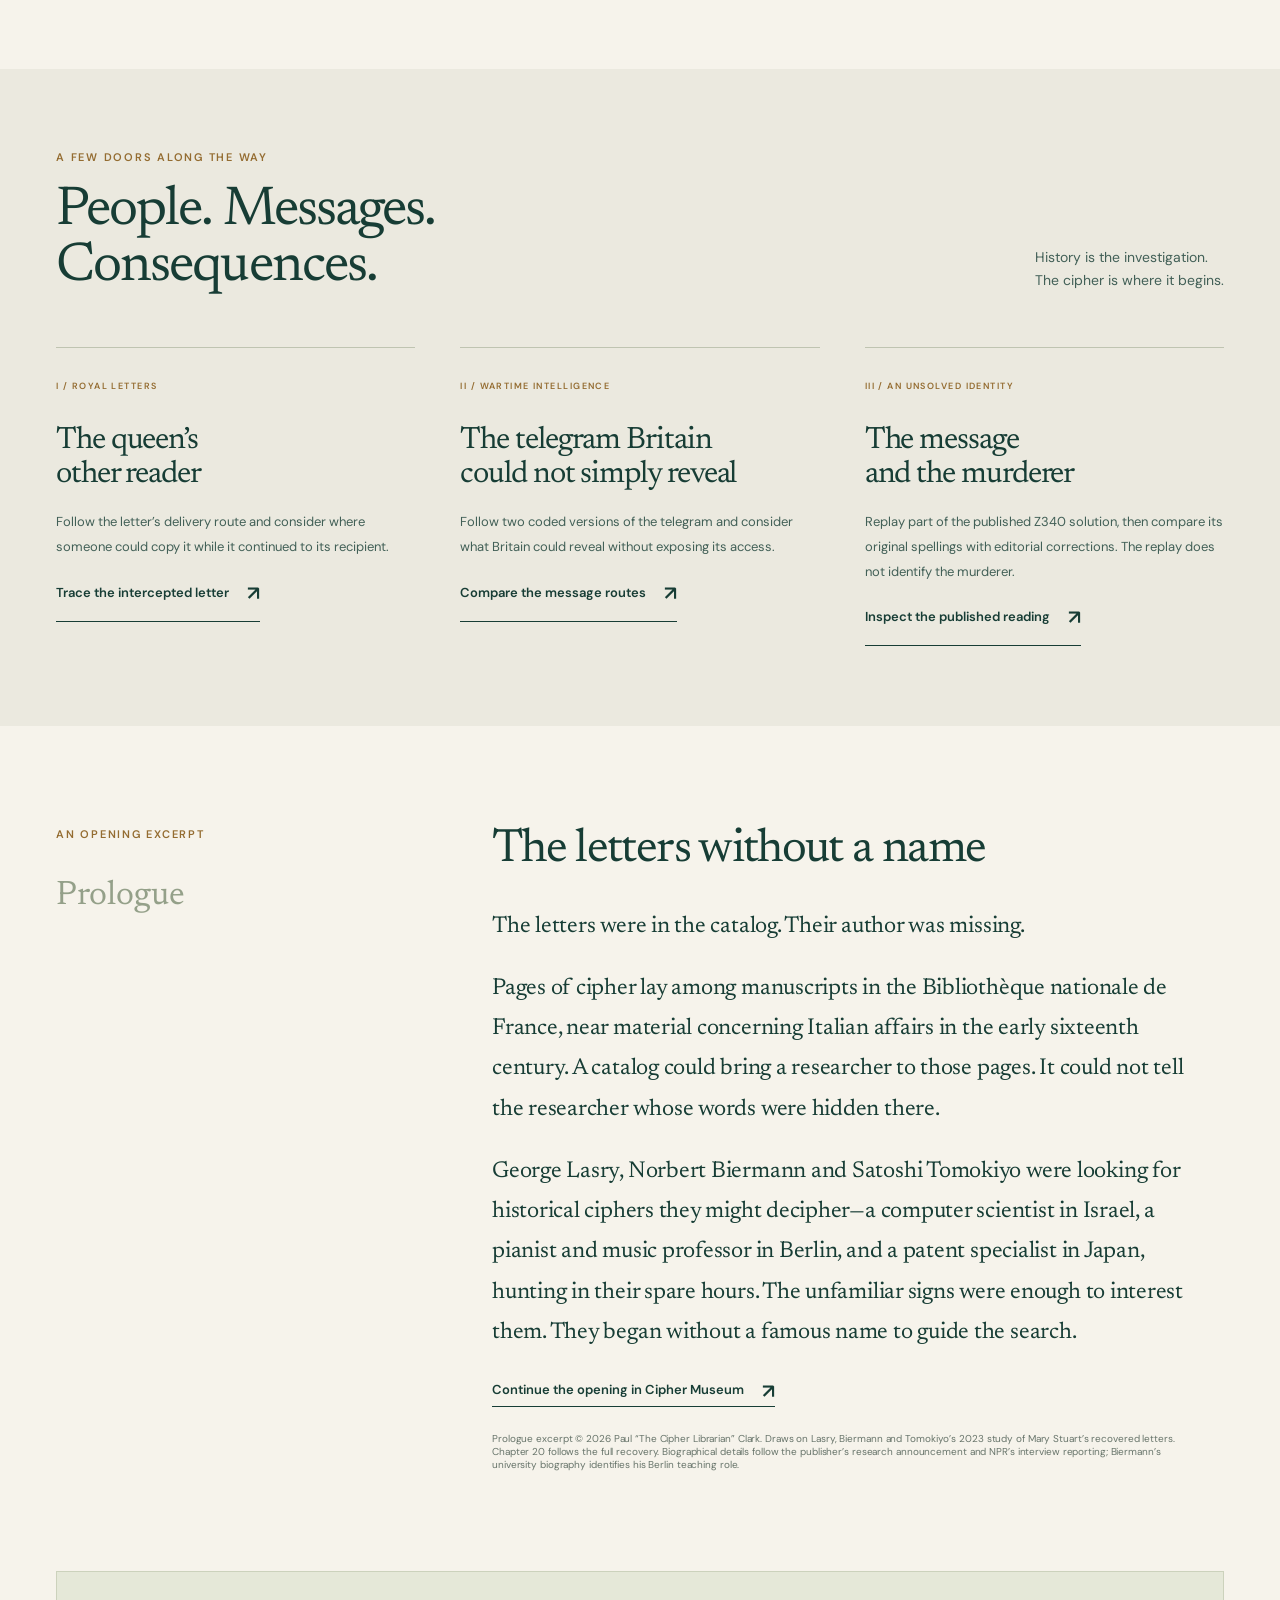
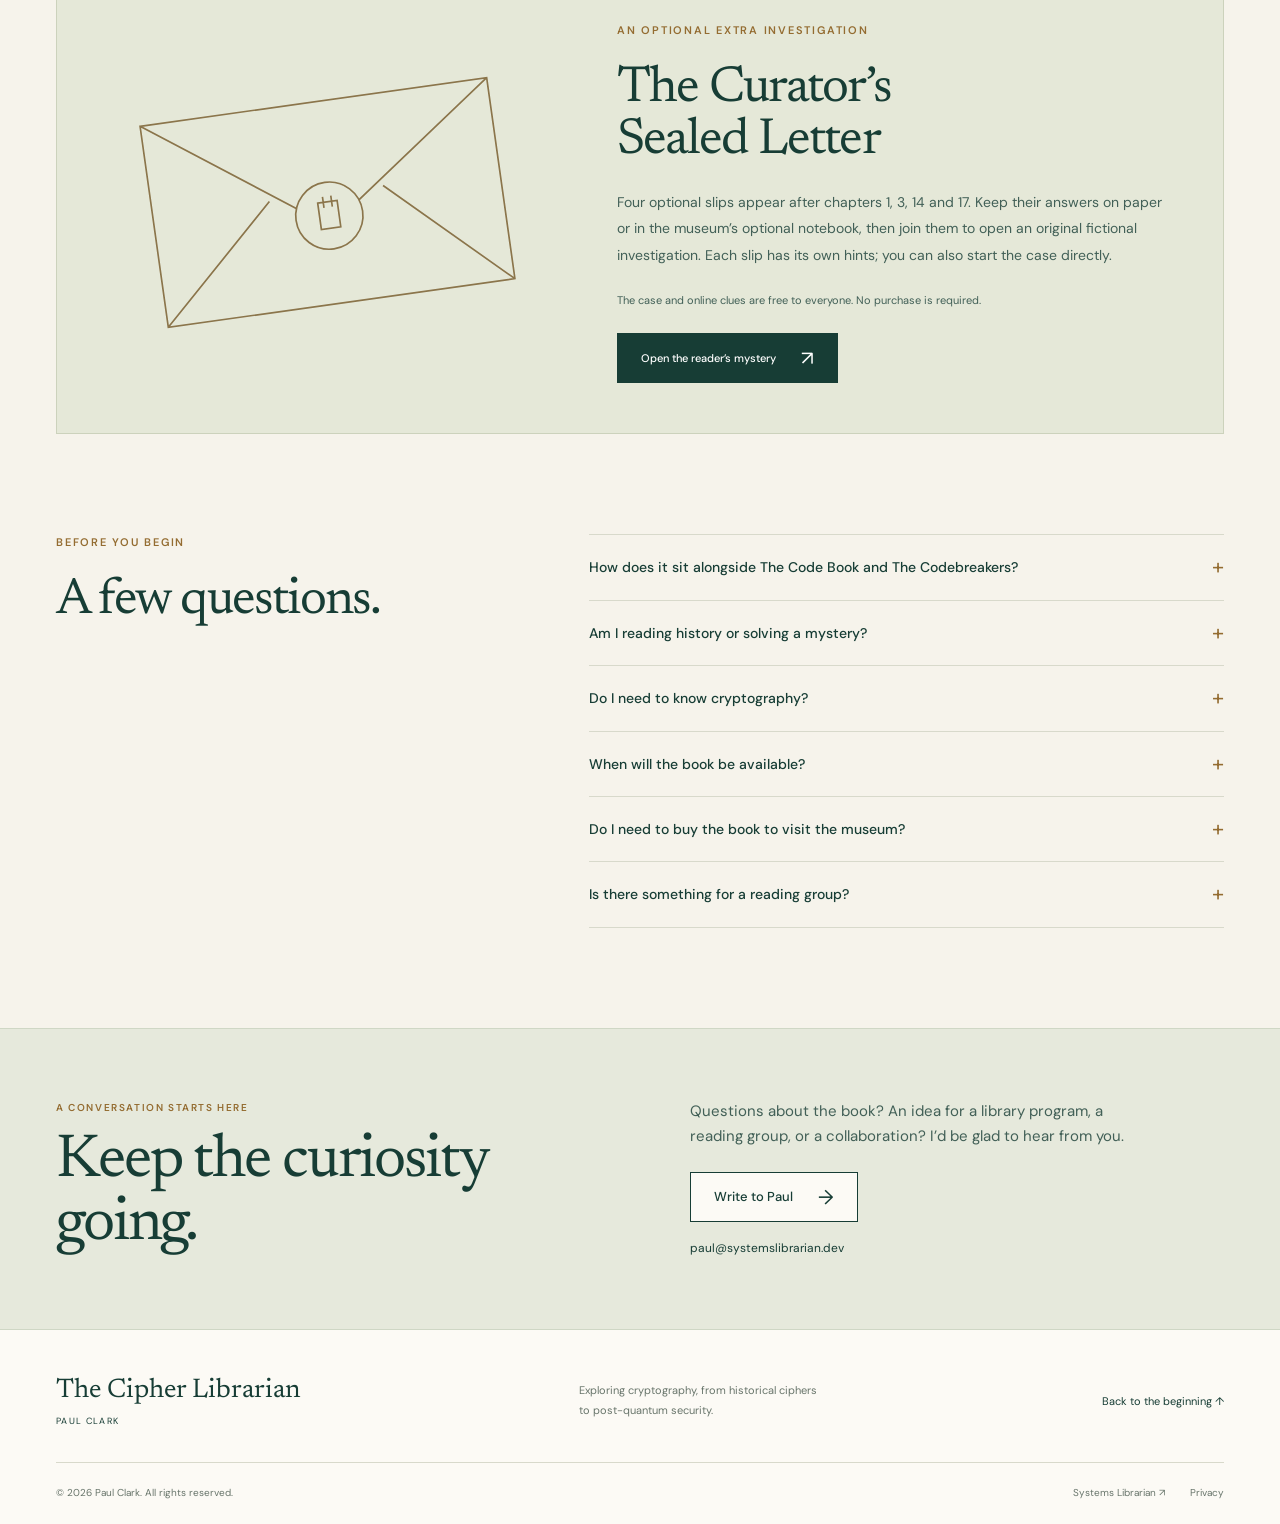
<file: books/secrets-of-the-cipher-museum/index.html>
<!doctype html>
<html lang="en"><head><meta charset="utf-8"><meta name="viewport" content="width=device-width, initial-scale=1"><title>Secrets of the Cipher Museum — Paul “The Cipher Librarian” Clark</title><meta name="description" content="Twenty true investigations into hidden messages, contested evidence and the consequences of knowing. Read the modern archival opening and follow the clues in Cipher Museum."><meta name="theme-color" content="#173d35"><link rel="canonical" href="https://cipherlibrarian.com/books/secrets-of-the-cipher-museum/"><link rel="icon" type="image/svg+xml" href="/assets/favicon.svg"><meta property="og:type" content="book"><meta property="og:site_name" content="The Cipher Librarian"><meta property="og:title" content="Secrets of the Cipher Museum — Paul “The Cipher Librarian” Clark"><meta property="og:description" content="Twenty true investigations into hidden messages, contested evidence and the consequences of knowing. Read the modern archival opening and follow the clues in Cipher Museum."><meta property="og:url" content="https://cipherlibrarian.com/books/secrets-of-the-cipher-museum/"><meta property="og:image" content="https://cipherlibrarian.com/assets/social-card.png"><meta property="og:image:width" content="1200"><meta property="og:image:height" content="630"><meta property="og:image:alt" content="Paul Clark — The Cipher Librarian. Books, history, and hands-on cryptography."><meta name="twitter:card" content="summary_large_image"><link rel="stylesheet" href="/assets/fonts.css"><link rel="stylesheet" href="/assets/site.css"><script src="/assets/site.js" defer></script><script type="application/ld+json">{"@context": "https://schema.org", "@type": "Book", "name": "Secrets of the Cipher Museum", "alternativeHeadline": "Stories of Hidden Messages and the People Behind Them", "author": {"@type": "Person", "name": "Paul Clark", "alternateName": "The Cipher Librarian"}, "inLanguage": "en", "url": "https://cipherlibrarian.com/books/secrets-of-the-cipher-museum/", "image": "https://cipherlibrarian.com/assets/secrets-cover.webp", "description": "Twenty true investigations into hidden messages, contested evidence and the consequences of knowing. Read the modern archival opening and follow the clues in Cipher Museum."}</script></head><body><a class="skip-link" href="#main">Skip to content</a>
<header class="site-header"><div class="wrap header-inner">
<a class="brand" href="/" aria-label="The Cipher Librarian, home"><svg class="brand-mark" viewBox="0 0 48 48" aria-hidden="true"><path d="M7 10h13c3 0 4 2 4 4v25c0-3-2-5-6-5H7zM41 10H28c-3 0-4 2-4 4v25c0-3 2-5 6-5h11z"/><path d="M12 17h7m-7 5h7m10-5h7m-7 5h7"/></svg><span>The Cipher Librarian<small>PAUL CLARK</small></span></a>
<button class="menu-toggle" aria-expanded="false" aria-controls="primary-navigation"><span>Menu</span><svg viewBox="0 0 24 24" aria-hidden="true"><path d="M4 8h16M4 16h16"/></svg></button>
<nav id="primary-navigation" aria-label="Main navigation"><a href="/books/" aria-current="page">Books</a><a href="/about/" >About Paul</a><a href="/#explore">Explore</a><a class="nav-contact" href="/#contact">Get in touch <span aria-hidden="true">→</span></a></nav>
</div></header><main id="main"><section class="book-detail-hero wrap"><div class="book-detail-art"><a href="#opening" aria-label="Read an opening excerpt"><img class="" src="/assets/secrets-cover.webp" srcset="/assets/secrets-cover-small.webp 480w, /assets/secrets-cover.webp 900w" sizes="(max-width: 640px) 75vw, 360px" width="1049" height="1500" alt="Secrets of the Cipher Museum by Paul ‘The Cipher Librarian’ Clark. Gold lettering above a cipher wheel, a torn letter, and a red wax seal." fetchpriority="high"></a><p>Forthcoming · Publication details to follow</p></div><div class="book-detail-copy"><a class="breadcrumb" href="/books/">← The bookshelf</a><p class="eyebrow"><span class="status-dot"></span> A forthcoming book by Paul “The Cipher Librarian” Clark</p><h1>Secrets of the <br>Cipher Museum</h1><p class="detail-subtitle">Stories of Hidden Messages <br>and the People Behind Them</p><p class="detail-promise">Discover how people learned to read other people’s secrets—and what happened when they did.</p><p>Then enter Cipher Museum and try the ideas yourself.</p><div class="actions"><a class="button" href="#opening">Read the opening <span aria-hidden="true">→</span></a><a class="text-link" href="https://ciphermuseum.com/the-book.html#chapter-visits">Find your chapter’s exhibit <span aria-hidden="true">↗</span></a></div></div></section>
<div class="book-detail-strip"><div class="wrap"><span>20 true investigations</span><span>No mathematical background needed</span><span>A free museum to explore alongside</span></div></div>
<section class="section wrap book-overview"><div><p class="eyebrow">The stories behind the secrets</p><h2>A secret becomes readable. <br>What happens next?</h2></div><div class="prose"><p>Unidentified letters in a French archive restore a queen’s voice. A British admiral must reveal a German proposal without exposing his service’s access. A codebreaker reads a smuggler’s orders after the chance to intervene has passed.</p><p>Across twenty investigations, <em>Secrets of the Cipher Museum</em> follows hidden messages into the decisions they make possible—and the questions they leave unresolved. The recovery of Copiale in 2011, the Zodiac 340 cipher in 2020 and Mary Stuart’s letters in 2023 brings the story into the work of modern researchers.</p><p>Who can be trusted with a secret? What does a deciphered message actually prove? When should someone act on what they know—and what might that action expose?</p><p>Eight original diagrams and six documentary images make crucial ideas visible. Chapter links and QR codes lead into the free Cipher Museum, where you can compare readings, test an assumption and inspect what a published recovery establishes. The historical narrative is complete without a browser.</p></div></section>
<section class="case-section" id="featured-investigations"><div class="wrap"><div class="section-heading"><div><p class="eyebrow">A few doors along the way</p><h2>People. Messages. <br>Consequences.</h2></div><p>History is the investigation. <br>The cipher is where it begins.</p></div><div class="case-grid"><article><span class="case-index">I / ROYAL LETTERS</span><h3>The queen’s <br>other reader</h3><p>Follow the letter’s delivery route and consider where someone could copy it while it continued to its recipient.</p><a class="text-link" href="https://ciphermuseum.com/ciphers/babington.html#delivery-route">Trace the intercepted letter <span aria-hidden="true">↗</span></a></article><article><span class="case-index">II / WARTIME INTELLIGENCE</span><h3>The telegram Britain <br>could not simply reveal</h3><p>Follow two coded versions of the telegram and consider what Britain could reveal without exposing its access.</p><a class="text-link" href="https://ciphermuseum.com/ciphers/zimmermann.html#message-routes">Compare the message routes <span aria-hidden="true">↗</span></a></article><article><span class="case-index">III / AN UNSOLVED IDENTITY</span><h3>The message <br>and the murderer</h3><p>Replay part of the published Z340 solution, then compare its original spellings with editorial corrections. The replay does not identify the murderer.</p><a class="text-link" href="https://ciphermuseum.com/lab/decipherment-cases.html#z340">Inspect the published reading <span aria-hidden="true">↗</span></a></article></div></div></section>
<section class="section wrap opening-section" id="opening"><div class="opening-label"><p class="eyebrow">An opening excerpt</p><span>Prologue</span></div><div class="opening-prose"><h2>The letters without a name</h2><p>The letters were in the catalog. Their author was missing.</p><p>Pages of cipher lay among manuscripts in the Bibliothèque nationale de France, near material concerning Italian affairs in the early sixteenth century. A catalog could bring a researcher to those pages. It could not tell the researcher whose words were hidden there.</p><p>George Lasry, Norbert Biermann and Satoshi Tomokiyo were looking for historical ciphers they might decipher—a computer scientist in Israel, a pianist and music professor in Berlin, and a patent specialist in Japan, hunting in their spare hours. The unfamiliar signs were enough to interest them. They began without a famous name to guide the search.</p><a class="text-link" href="https://ciphermuseum.com/the-book.html#sample">Continue the opening in Cipher Museum <span aria-hidden="true">↗</span></a><p class="excerpt-credit">Prologue excerpt © 2026 Paul “The Cipher Librarian” Clark. Draws on Lasry, Biermann and Tomokiyo’s <a href="https://doi.org/10.1080/01611194.2022.2160677">2023 study of Mary Stuart’s recovered letters</a>. Chapter 20 follows the full recovery. Biographical details follow the <a href="https://newsroom.taylorandfrancisgroup.com/codebreakers-crack-secrets-of-mary-queen-of-scots-lost-letters/">publisher’s research announcement</a> and <a href="https://www.wgbh.org/news/2023-02-10/3-amateur-codebreakers-set-out-to-decrypt-old-letters-they-uncovered-royal-history">NPR’s interview reporting</a>; Biermann’s <a href="https://www.udk-berlin.de/person/norbert-biermann/">university biography</a> identifies his Berlin teaching role.</p></div></section>
<section class="mystery-section wrap"><div class="envelope-art" aria-hidden="true"><svg viewBox="0 0 300 200"><path d="M25 30h250v145H25zM25 30l125 90L275 30M25 175l84-79m166 79l-84-79"/><circle cx="150" cy="112" r="24"/><path d="M143 102h14v19h-14zM147 98v8m6-8v8"/></svg></div><div><p class="eyebrow">An optional extra investigation</p><h2>The Curator’s <br>Sealed Letter</h2><p>Four optional slips appear after chapters 1, 3, 14 and 17. Keep their answers on paper or in the museum’s optional notebook, then join them to open an original fictional investigation. Each slip has its own hints; you can also start the case directly.</p><p class="small-copy">The case and online clues are free to everyone. No purchase is required.</p><a class="button" href="https://ciphermuseum.com/sealed-letter.html">Open the reader’s mystery <span aria-hidden="true">↗</span></a></div></section>
<section class="section wrap faq-section" id="book-questions"><div><p class="eyebrow">Before you begin</p><h2>A few questions.</h2></div><div class="faq-list"><details><summary>How does it sit alongside The Code Book and The Codebreakers?</summary><p>The question running through this book is what people could prove and do once they could read a secret. Mary Stuart’s correspondence frames the investigations, which reach the modern recoveries of Copiale, Z340 and her lost letters. Each chapter offers a related museum activity in reading, testing or judging evidence. Kahn and Singh are acknowledged predecessors in the notes.</p></details><details><summary>Am I reading history or solving a mystery?</summary><p>The prologue and twenty historical chapters are nonfiction, with sources and uncertainties identified. Four optional invented slips lead to The Curator’s Sealed Letter, a separate fictional case. You can enjoy the whole historical narrative without solving a puzzle.</p></details><details><summary>Do I need to know cryptography?</summary><p>No mathematical background is required. This is narrative history about people and hidden messages. The museum offers an optional way to explore the ideas further.</p></details><details><summary>When will the book be available?</summary><p>The book is forthcoming. A publication date, available editions, pricing, and purchase links will be added here when they are confirmed.</p></details><details><summary>Do I need to buy the book to visit the museum?</summary><p>No. Cipher Museum, its public book preview, and The Curator’s Sealed Letter are free to explore.</p></details><details><summary>Is there something for a reading group?</summary><p>Yes. The museum’s guide gives a suggested 30-minute session: read the historical opening, investigate a clearly labelled fictional case, and discuss what the records support. An optional 15-minute puzzle warm-up uses the four slips.</p><a class="text-link" href="https://ciphermuseum.com/the-book.html#reading-groups">See the reading-group guide <span aria-hidden="true">↗</span></a></details></div></section><section class="contact-section" id="contact"><div class="wrap contact-grid"><div><p class="eyebrow">A conversation starts here</p><h2>Keep the curiosity <br>going.</h2></div><div><p>Questions about the book? An idea for a library program, a reading group, or a collaboration? I’d be glad to hear from you.</p><a class="button button-light" href="mailto:paul@systemslibrarian.dev?subject=Hello%20from%20The%20Cipher%20Librarian">Write to Paul <span aria-hidden="true">→</span></a><a class="contact-email" href="mailto:paul@systemslibrarian.dev">paul@systemslibrarian.dev</a></div></div></section></main><footer class="site-footer"><div class="wrap footer-top"><a class="footer-brand" href="/">The Cipher Librarian<span>Paul Clark</span></a><p>Exploring cryptography, from historical ciphers <br>to post-quantum security.</p><a href="/#main">Back to the beginning ↑</a></div><div class="wrap footer-bottom"><span>© 2026 Paul Clark. All rights reserved.</span><div><a href="https://systemslibrarian.dev/">Systems Librarian ↗</a><a href="/privacy/">Privacy</a></div></div></footer></body></html>
</file>
<file: assets/fonts.css>
@font-face {
  font-family: 'DM Sans';
  font-style: normal;
  font-weight: 400;
  font-display: swap;
  src: url(/assets/font-0.ttf) format('truetype');
}
@font-face {
  font-family: 'DM Sans';
  font-style: normal;
  font-weight: 500;
  font-display: swap;
  src: url(/assets/font-1.ttf) format('truetype');
}
@font-face {
  font-family: 'DM Sans';
  font-style: normal;
  font-weight: 600;
  font-display: swap;
  src: url(/assets/font-2.ttf) format('truetype');
}
@font-face {
  font-family: 'DM Sans';
  font-style: normal;
  font-weight: 700;
  font-display: swap;
  src: url(/assets/font-3.ttf) format('truetype');
}
@font-face {
  font-family: 'Newsreader';
  font-style: italic;
  font-weight: 400;
  font-display: swap;
  src: url(/assets/font-4.ttf) format('truetype');
}
@font-face {
  font-family: 'Newsreader';
  font-style: normal;
  font-weight: 400;
  font-display: swap;
  src: url(/assets/font-5.ttf) format('truetype');
}
@font-face {
  font-family: 'Newsreader';
  font-style: normal;
  font-weight: 500;
  font-display: swap;
  src: url(/assets/font-6.ttf) format('truetype');
}
</file>
<file: assets/site.css>
@charset "UTF-8";
:root{--paper:#f6f3eb;--paper-light:#fcfaf5;--ink:#173d35;--ink-soft:#426057;--muted:#68756b;--gold:#946c31;--line:#d8d9cb;--dark:#12382f;--serif:'Newsreader',Georgia,'Times New Roman',serif;--sans:'DM Sans',Arial,sans-serif}
*{box-sizing:border-box}html{scroll-behavior:smooth;scroll-padding-top:30px}body{margin:0;background:var(--paper);color:var(--ink);font-family:var(--sans);font-size:16px;line-height:1.7;-webkit-font-smoothing:antialiased}a{color:inherit;text-decoration:none}a:hover{color:var(--gold)}img{display:block;max-width:100%;height:auto}button{font:inherit}button,a,summary{-webkit-tap-highlight-color:transparent}:focus-visible{outline:3px solid #b78949;outline-offset:6px}::selection{background:#d6ddbf;color:var(--ink)}.wrap{width:min(1240px,calc(100% - 112px));margin-inline:auto}.skip-link{position:fixed;top:-100px;left:20px;z-index:99;padding:12px 20px;background:var(--ink);color:white}.skip-link:focus{top:12px}h1,h2,h3,p{margin-top:0}h1,h2,h3{font-family:var(--serif);font-weight:400;letter-spacing:-.035em;line-height:1.03}h1{font-size:clamp(64px,6.8vw,102px)}h2{font-size:clamp(42px,4.3vw,64px)}h3{font-size:40px}h1 em{font-weight:400;color:var(--gold)}p{margin-bottom:22px}.eyebrow,.small-label,.case-index,.note-index{font-size:11px;letter-spacing:.16em;text-transform:uppercase;font-weight:600;line-height:1.6}.eyebrow{margin-bottom:24px;color:var(--gold)}.small-label{color:var(--muted)}.site-header{border-bottom:1px solid var(--line)}.header-inner{height:100px;display:flex;align-items:center;justify-content:space-between;gap:30px}.brand{display:flex;align-items:center;gap:12px}.brand:hover{color:var(--ink)}.brand-mark{width:43px;height:43px;fill:none;stroke:var(--gold);stroke-width:1.4;stroke-linejoin:round;stroke-linecap:round}.brand>span{font-family:var(--serif);font-size:26px;line-height:1.05;letter-spacing:-.02em}.brand small{font:10px/1.5 var(--sans);letter-spacing:.22em;display:block;margin-top:7px;color:var(--muted)}nav{display:flex;align-items:center;gap:32px;font-size:13px;font-weight:500}nav a{padding-block:7px}nav a[aria-current]{box-shadow:0 1px 0 var(--gold)}nav .nav-contact{margin-left:10px;border:1px solid var(--ink);padding:10px 17px;display:flex;gap:22px}.nav-contact:hover{background:var(--ink);color:var(--paper)}.menu-toggle{display:none}.hero{min-height:675px;display:grid;grid-template-columns:1.04fr 1fr;gap:45px;align-items:center}.hero-copy{padding-block:60px}.hero h1{margin-bottom:30px;line-height:.99}.hero-name{font-size:17px;margin-bottom:14px;font-weight:600}.hero-name span{font-weight:400}.hero-tagline{font-size:18px;max-width:405px;color:var(--ink-soft);line-height:1.65;margin-bottom:32px}.actions{display:flex;align-items:center;flex-wrap:wrap;gap:25px}.button{display:inline-flex;align-items:center;justify-content:space-between;gap:25px;padding:14px 23px;background:var(--ink);color:#fff;font-size:13px;font-weight:500;border:1px solid var(--ink);line-height:1.6;transition:background .18s,transform .18s}.button span{font-size:20px;font-weight:400;line-height:1}.button:hover{background:#29584a;color:white;transform:translateY(-2px)}.text-link{display:inline-flex;align-items:center;gap:18px;font-size:13px;font-weight:600;padding-block:5px;border-bottom:1px solid currentColor;line-height:1.6}.text-link span{font-size:20px;line-height:1}.hero-stage{height:585px;position:relative;background:#eaeadd;display:flex;align-items:center;justify-content:center;isolation:isolate;overflow:hidden}.stage-label{position:absolute;left:28px;right:28px;top:22px;display:flex;justify-content:space-between;font-size:9px;letter-spacing:.17em;text-transform:uppercase;z-index:2;color:var(--ink-soft)}.stage-dial{position:absolute;width:550px;height:550px;border:1px solid #cccdb9;border-radius:50%;z-index:-1;transform:translate(100px,35px)}.stage-dial:before,.stage-dial:after{content:'';position:absolute;border:1px solid #d0d1be;border-radius:50%;inset:25px}.stage-dial:after{inset:55px}.hero-book{position:relative;width:286px;transform:rotate(-5deg);transition:transform .3s;box-shadow:17px 24px 24px #173d3535,3px 3px 0 #6e613f;border-radius:1px}.hero-book:before{content:'';position:absolute;width:7px;left:0;top:0;bottom:0;background:linear-gradient(90deg,#ffffff25,#00000012);z-index:1}.hero-book:hover{transform:rotate(-2deg) translateY(-5px)}.hero-book img{width:100%;aspect-ratio:1049/1500}.stage-caption{position:absolute;left:28px;bottom:22px;display:flex;gap:14px;align-items:center;font-family:var(--serif);font-size:19px;line-height:1.25}.caption-rule{height:30px;width:2px;background:var(--gold)}.stage-caption small{display:block;font:10px/1.5 var(--sans);letter-spacing:.04em;margin-top:3px;color:var(--ink-soft)}.reading-strip{border-block:1px solid var(--line)}.reading-strip>.wrap{display:flex;justify-content:space-between;padding-block:21px;max-width:960px}.reading-strip span{font-size:12px;letter-spacing:.02em}.reading-strip b{font-size:10px;font-weight:500;color:var(--gold);margin-right:18px}.section{padding-block:100px}.section-heading{display:flex;justify-content:space-between;align-items:end;gap:40px;margin-bottom:50px}.section-heading .eyebrow{margin-bottom:17px}.section-heading h2{margin:0}.section-heading>p{color:var(--ink-soft);font-size:15px;line-height:1.6;margin-bottom:6px}.book-feature{display:grid;grid-template-columns:230px 1fr 210px;gap:55px;align-items:center;padding:42px;background:var(--paper-light);border:1px solid var(--line)}.shelf-cover{max-width:230px;box-shadow:7px 10px 16px #173d3520;transition:transform .2s}.shelf-cover:hover{transform:translateY(-4px)}.book-copy h3{font-size:44px;margin-bottom:16px}.book-copy .eyebrow{letter-spacing:.1em;font-size:10px;margin-bottom:21px}.status-dot{display:inline-block;width:5px;height:5px;background:var(--gold);border-radius:50%;vertical-align:middle;margin-right:6px}.book-subtitle{font-family:var(--serif);color:var(--muted);font-style:italic;font-size:20px;line-height:1.35;margin-bottom:20px}.book-copy>p:not(.eyebrow):not(.book-subtitle){font-size:13px;color:var(--ink-soft);line-height:1.8;max-width:440px}.book-notes{margin:0;padding-left:30px;border-left:1px solid var(--line)}.book-notes>div+div{margin-top:27px}.book-notes dt{font-family:var(--serif);font-size:22px;letter-spacing:-.02em;line-height:1.1;margin-bottom:6px}.book-notes>div:first-child dt{font-size:44px}.book-notes dd{margin:0;font-size:11px;line-height:1.7;color:var(--muted)}.shelf-note{display:grid;grid-template-columns:220px 1fr auto;gap:28px;align-items:start;margin-top:30px;padding-top:22px;border-top:1px solid var(--line)}.shelf-note p{font-size:12px;color:var(--muted);max-width:510px;margin:0;line-height:1.8}.shelf-note .text-link{font-size:11px;white-space:nowrap;margin-top:-5px}.shelf-note .small-label{font-size:9px}.explore-section{padding-block:95px;background:var(--dark);color:#f3f0e4}.explore-section .eyebrow{color:#d0b477}.explore-section .section-heading>p{color:#b8c9ba}.explore-grid{display:grid;grid-template-columns:1fr 1fr;gap:28px}.explore-card{border:1px solid #577064;display:grid;grid-template-columns:38% 1fr;min-height:310px;transition:border-color .2s,background .2s}.explore-card:hover{color:inherit;background:#1c4539;border-color:#cfb679}.project-art{position:relative;overflow:hidden;display:flex;align-items:center;background:#204a3c;isolation:isolate}.project-art img{width:260px;max-width:none;transform:translateX(-30px);opacity:.85}.lab-card .project-art{background:#163f3a}.project-number{position:absolute;bottom:18px;left:18px;right:12px;font-size:8px;letter-spacing:.13em;color:#c7ba90}.project-copy{padding:32px 25px;display:flex;flex-direction:column}.project-copy .eyebrow{font-size:8px;letter-spacing:.13em;margin-bottom:18px}.project-copy h3{font-size:32px;display:flex;justify-content:space-between;align-items:start;gap:12px;margin-bottom:16px}.project-copy h3 span{font:18px var(--sans);color:#cfb679}.project-copy>p:not(.eyebrow){font-size:12px;line-height:1.9;color:#b8c9ba;margin-bottom:22px}.project-cta{font-size:10px;display:flex;justify-content:space-between;align-items:center;color:#e6d1a1;margin-top:auto}.project-cta span{font-size:17px}.explore-footnote{margin:23px 0 0;font-size:11px;color:#aebfae}.author-intro{display:grid;grid-template-columns:1fr 1.12fr;gap:100px;align-items:center}.author-card{min-height:390px;border:1px solid #cfceba;background:#e9e6d8;position:relative;display:flex;flex-direction:column;padding:30px;isolation:isolate;overflow:hidden}.author-card:before{content:'';position:absolute;inset:11px;border:1px solid #d4d1be;z-index:-1}.author-card .small-label{font-size:9px;margin:0}.author-monogram{font-family:var(--serif);font-size:138px;letter-spacing:-.1em;line-height:1.25;margin:auto;text-align:center;padding-right:12px;color:var(--ink);position:relative}.author-monogram span{display:block;font-size:25px;line-height:.9;letter-spacing:0;color:var(--gold);position:relative;left:7px}.author-card-bottom span{font-family:var(--serif);font-size:27px;line-height:1}.author-card-bottom small{display:block;font-size:8px;letter-spacing:.13em;text-transform:uppercase;color:var(--ink-soft);margin-top:10px}.author-intro-copy h2{font-size:53px;margin-bottom:25px}.author-intro-copy p:not(.eyebrow){font-size:14px;line-height:1.9;color:var(--ink-soft)}.contact-section{background:#e6e9dc;padding-block:70px;border-block:1px solid #cfd7c5}.contact-grid{display:grid;grid-template-columns:1fr 1fr;gap:100px;align-items:center}.contact-grid h2{font-size:61px;margin-bottom:0}.contact-grid>div>p:not(.eyebrow){font-size:15px;color:var(--ink-soft);max-width:445px}.contact-grid .eyebrow{font-size:10px;margin-bottom:15px}.button-light{background:var(--paper-light);color:var(--ink)}.button-light:hover{color:white}.contact-email{display:block;font-size:12px;margin-top:16px;width:fit-content}.site-footer{background:var(--paper-light);padding-block:45px 23px}.footer-top{display:grid;grid-template-columns:1fr 1fr auto;gap:30px;align-items:center;padding-bottom:35px;border-bottom:1px solid var(--line)}.footer-brand{font-family:var(--serif);font-size:27px;line-height:1.2}.footer-brand span{display:block;text-transform:uppercase;letter-spacing:.15em;font:9px var(--sans);margin-top:8px}.footer-top>p{margin:0;color:var(--muted);font-size:11px;line-height:1.8}.footer-top>a:last-child{font-size:11px}.footer-bottom{display:flex;justify-content:space-between;gap:20px;margin-top:21px;font-size:10px;color:var(--muted)}.footer-bottom>div{display:flex;gap:25px}.page-intro{padding-block:90px 60px}.page-intro h1{font-size:clamp(65px,6.5vw,92px);margin-bottom:25px}.intro-lead{max-width:620px;font-size:20px;line-height:1.7;color:var(--ink-soft);margin-bottom:15px}.bookshelf-page{padding-bottom:95px}.future-note{margin:60px auto 0;max-width:690px;text-align:center;padding:25px}.future-note .note-index{font-size:10px;color:var(--gold)}.future-note h2{font-size:46px;margin-top:20px;margin-bottom:18px}.future-note>p{font-size:14px;color:var(--ink-soft);line-height:1.9}.book-detail-hero{padding-block:70px 80px;display:grid;grid-template-columns:.85fr 1.15fr;gap:95px;align-items:center}.book-detail-art{background:#e9e9dc;padding:40px 50px 24px}.book-detail-art>a{display:block;max-width:300px;margin:auto;box-shadow:9px 14px 20px #173d3530}.book-detail-art>p{font-size:9px;text-align:center;color:var(--muted);margin:25px 0 0;letter-spacing:.03em}.breadcrumb{display:inline-block;font-size:11px;margin-bottom:35px;color:var(--muted)}.book-detail-copy>.eyebrow{font-size:9px;margin-bottom:17px}.book-detail-copy h1{font-size:clamp(48px,5.1vw,75px);margin-bottom:18px}.detail-subtitle{font:italic 25px/1.3 var(--serif);color:var(--ink-soft);margin-bottom:28px}.detail-promise{font-size:17px;line-height:1.7;max-width:450px;margin-bottom:10px}.book-detail-copy>p:not(.eyebrow):not(.detail-subtitle):not(.detail-promise){font-size:14px;color:var(--ink-soft)}.book-detail-copy .actions{gap:20px;margin-top:28px}.book-detail-copy .actions .text-link{font-size:11px;gap:12px}.book-detail-strip{border-block:1px solid var(--line);background:#eceee2}.book-detail-strip>.wrap{display:flex;justify-content:space-around;gap:20px;padding-block:23px;font-size:11px}.book-overview{display:grid;grid-template-columns:1fr 1fr;gap:100px}.prose{font-size:16px;color:var(--ink-soft);line-height:1.95}.prose h2{color:var(--ink);font-size:45px}.book-overview h2{font-size:58px}.case-section{background:#ebe9df;padding-block:80px}.case-section .section-heading>p{font-size:14px}.case-grid{display:grid;grid-template-columns:repeat(3,1fr);gap:45px}.case-grid article{border-top:1px solid #bfc4b1;padding-top:22px}.case-index{font-size:9px;color:var(--gold)}.case-grid h3{font-size:31px;margin-top:27px;margin-bottom:18px;line-height:1.1}.case-grid p{font-size:13px;color:var(--ink-soft);line-height:1.9;margin:0}.opening-section{display:grid;grid-template-columns:1fr 2fr;gap:70px;scroll-margin-top:20px}.opening-label>span{font-family:var(--serif);font-size:34px;color:#94a089}.opening-prose{max-width:700px}.opening-prose h2{font-size:47px;margin-bottom:32px}.opening-prose p{font-family:var(--serif);font-size:23px;line-height:1.75;letter-spacing:-.01em}.opening-prose .dropcap:first-letter{float:left;font-size:77px;line-height:.8;margin:10px 9px 0 0;color:var(--gold)}.opening-prose .excerpt-credit{font:10px var(--sans);margin:25px 0 0;color:var(--muted)}.mystery-section{padding:50px 60px;display:grid;grid-template-columns:1fr 1.3fr;gap:80px;align-items:center;background:#e5e8d8;border:1px solid #ccd2bc}.envelope-art svg{stroke:#8b754b;stroke-width:1.2;fill:none;width:100%;transform:rotate(-8deg)}.envelope-art svg circle{fill:#e5e8d8}.mystery-section h2{font-size:51px;margin-bottom:20px}.mystery-section p:not(.eyebrow){font-size:14px;line-height:1.9;color:var(--ink-soft)}.mystery-section .small-copy{font-size:11px!important}.mystery-section .button{font-size:11px;gap:25px}.faq-section{display:grid;grid-template-columns:1fr 1.4fr;gap:80px}.faq-section h2{font-size:51px}.faq-list details{border-top:1px solid var(--line);padding:21px 0}.faq-list details:last-child{border-bottom:1px solid var(--line)}.faq-list summary{cursor:pointer;list-style:none;display:flex;justify-content:space-between;gap:20px;font-size:14px;font-weight:500;line-height:1.6}.faq-list summary:after{content:'+';font-size:22px;line-height:1;font-weight:400;color:var(--gold)}.faq-list details[open] summary:after{content:'−'}.faq-list summary::-webkit-details-marker{display:none}.faq-list p{font-size:13px;color:var(--ink-soft);line-height:1.9;margin:20px 25px 0 0}.faq-list .text-link{margin-top:16px;font-size:11px}.about-intro{padding-bottom:65px}.about-body{display:grid;grid-template-columns:330px 1fr;gap:110px;align-items:start;padding-bottom:100px}.about-sidebar{position:sticky;top:30px}.about-sidebar .author-card{min-height:380px}.about-sidebar>.text-link{font-size:11px;margin-top:22px}.about-prose{max-width:680px}.about-prose>.eyebrow{margin-bottom:20px}.about-prose h2{font-size:46px;margin-top:55px;margin-bottom:24px}.about-prose>.eyebrow+h2{margin-top:0}.faith-note{margin:55px 0;padding:36px;background:#e9ecdf;border-left:2px solid var(--gold)}.faith-note .eyebrow{font-size:10px;margin-bottom:16px}.faith-note h2{margin-top:0;font-size:42px}.faith-note>p{font-size:14px}.faith-note blockquote{font:italic 28px/1.45 var(--serif);color:var(--ink);margin:35px 0 0}.faith-note cite{display:block;font:10px/1.7 var(--sans);letter-spacing:.08em;text-transform:uppercase;margin-top:13px;color:var(--gold)}.legal-prose{max-width:820px;padding-bottom:80px}.legal-prose h2{margin-top:40px;font-size:36px}.legal-prose a{text-decoration:underline}.small-copy{font-size:12px}
@media(min-width:1600px){.hero{min-height:730px;gap:75px}.hero-stage{height:620px}.hero-book{width:306px}}
@media(max-width:1150px){.wrap{width:calc(100% - 72px)}nav{gap:25px}.hero{gap:30px;min-height:625px}.hero h1{font-size:82px}.hero-stage{height:540px}.hero-book{width:258px}.hero-name{font-size:15px}.hero-tagline{font-size:16px}.actions{gap:20px}.button{padding:13px 18px;font-size:12px;gap:18px}.book-feature{grid-template-columns:190px 1fr 160px;gap:30px;padding:32px}.book-copy h3{font-size:39px}.book-notes{padding-left:22px}.shelf-note{grid-template-columns:170px 1fr}.shelf-note>a{grid-column:2}.explore-card{grid-template-columns:30% 1fr}.project-copy{padding:27px 20px}.project-copy h3{font-size:29px}.author-intro{gap:65px}.author-intro-copy h2{font-size:45px}.contact-grid{gap:65px}.book-detail-hero{gap:55px}.book-detail-art{padding:30px 35px 22px}.book-detail-copy h1{font-size:61px}.book-detail-copy .actions .text-link{margin-top:0}.book-overview{gap:60px}.about-body{grid-template-columns:290px 1fr;gap:70px}}
@media(max-width:900px){.wrap{width:calc(100% - 48px)}.header-inner{height:88px}.brand>span{font-size:23px}.brand-mark{width:37px}nav{gap:19px;font-size:12px}nav .nav-contact{margin-left:0;padding:8px 11px;gap:15px}.hero{gap:23px;min-height:580px}.hero h1{font-size:69px}.hero-stage{height:490px}.hero-book{width:230px}.hero .eyebrow{font-size:9px}.hero-copy{padding-block:45px}.hero-name{max-width:290px;line-height:1.7}.hero-name span{display:block}.hero-tagline{max-width:285px;font-size:15px}.hero .actions{gap:17px}.hero .text-link{font-size:12px}.stage-label{left:20px;right:20px;top:18px;font-size:8px}.stage-caption{left:20px;bottom:18px;font-size:16px}.stage-caption small{font-size:9px}.section{padding-block:75px}.book-feature{grid-template-columns:170px 1fr;gap:30px}.book-notes{grid-column:1/-1;display:flex;justify-content:space-between;border-left:0;border-top:1px solid var(--line);padding:25px 0 0;gap:30px;align-items:start}.book-notes>div+div{margin:0}.book-notes>div:first-child dt{font-size:25px}.book-notes dt{font-size:20px}.book-notes dd{max-width:170px}.book-copy h3{font-size:40px}.book-copy>p:not(.eyebrow):not(.book-subtitle){font-size:13px}.section-heading{gap:25px}.section-heading>p{font-size:13px}.explore-section{padding-block:75px}.explore-grid{gap:20px}.explore-card{grid-template-columns:1fr}.project-art{height:145px;justify-content:center}.project-art img{transform:translate(55px,3px);width:310px}.project-number{left:20px;font-size:8px}.project-copy{padding:25px}.project-copy>p:not(.eyebrow){font-size:13px}.project-copy h3{font-size:34px}.author-intro{gap:45px;grid-template-columns:1fr 1.2fr}.author-card{min-height:360px;padding:26px}.author-monogram{font-size:120px}.author-intro-copy h2{font-size:39px}.author-intro-copy p:not(.eyebrow){font-size:13px}.contact-grid{gap:45px}.contact-grid h2{font-size:51px}.contact-grid>div>p:not(.eyebrow){font-size:13px}.footer-top{grid-template-columns:1fr 1fr}.footer-top>a:last-child{grid-column:2;margin-top:-8px}.footer-brand{font-size:25px}.book-detail-hero{gap:35px;grid-template-columns:.9fr 1.1fr}.book-detail-art{padding:25px 25px 20px}.book-detail-copy h1{font-size:49px}.detail-subtitle{font-size:22px}.detail-promise{font-size:15px}.book-detail-copy .actions{gap:15px}.book-detail-copy .actions .text-link{font-size:11px}.book-detail-strip>.wrap{font-size:10px}.book-overview{grid-template-columns:.85fr 1.15fr;gap:45px}.book-overview h2{font-size:46px}.prose{font-size:14px}.case-grid{gap:25px}.case-grid h3{font-size:28px}.case-grid p{font-size:12px}.opening-section{grid-template-columns:.65fr 2fr;gap:40px}.opening-prose h2{font-size:40px}.opening-prose p{font-size:21px}.mystery-section{padding:40px;gap:45px;grid-template-columns:.85fr 1.15fr}.mystery-section h2{font-size:42px}.mystery-section p:not(.eyebrow){font-size:13px}.faq-section{gap:45px}.faq-section h2{font-size:43px}.faq-list summary{font-size:13px}.about-body{grid-template-columns:240px 1fr;gap:45px}.about-sidebar .author-card{padding:23px;min-height:330px}.about-prose h2{font-size:40px}.faith-note{padding:26px}.faith-note h2{font-size:35px}.faith-note blockquote{font-size:25px}}
@media(max-width:760px){.wrap{width:calc(100% - 40px)}.header-inner{height:82px}.brand>span{font-size:23px}.brand small{font-size:9px}.brand-mark{width:36px;height:36px}.menu-toggle{display:flex;align-items:center;gap:11px;padding:10px 0 10px 14px;background:none;border:0;color:var(--ink);font-size:12px}.menu-toggle svg{width:22px;height:22px;fill:none;stroke:currentColor;stroke-width:1.4}#primary-navigation{display:none;position:absolute;left:0;right:0;top:82px;z-index:15;background:var(--paper-light);padding:15px 25px 25px;box-shadow:0 10px 15px #173d3515;border-bottom:1px solid var(--line)}#primary-navigation.is-open{display:flex;flex-direction:column;align-items:stretch;gap:0}#primary-navigation a{padding:14px 0;border-bottom:1px solid var(--line);font-size:14px}#primary-navigation a[aria-current]{box-shadow:none;color:var(--gold)}#primary-navigation .nav-contact{margin-top:15px;border:1px solid var(--ink);padding:12px 15px}.hero{grid-template-columns:1fr;gap:0;padding-bottom:30px}.hero-copy{padding-block:45px 37px}.hero h1{font-size:clamp(66px,12vw,90px);margin-bottom:23px}.hero .eyebrow{font-size:9px;margin-bottom:23px}.hero-name{max-width:none;font-size:16px;margin-bottom:12px}.hero-name span{display:inline}.hero-tagline{max-width:410px;font-size:16px;margin-bottom:25px}.hero .actions{gap:25px}.hero .button{padding:13px 19px}.hero-stage{height:510px}.hero-book{width:265px;transform:rotate(-4deg)}.stage-label{left:25px;right:25px;top:21px;font-size:9px}.stage-caption{left:25px;bottom:20px;font-size:18px}.stage-caption small{font-size:10px}.stage-dial{width:550px;height:550px}.reading-strip>.wrap{padding-block:18px;gap:15px}.reading-strip span{font-size:10px;line-height:1.5}.reading-strip b{display:block;font-size:9px;margin-bottom:6px}.section{padding-block:65px}.section-heading{display:block;margin-bottom:30px}.section-heading h2{font-size:47px}.section-heading .eyebrow{font-size:10px;margin-bottom:15px}.section-heading>p{margin-top:21px;font-size:14px}.section-heading>p br{display:none}.book-feature{padding:28px;grid-template-columns:140px 1fr;gap:30px}.book-copy h3{font-size:34px}.book-copy .eyebrow{font-size:8px;margin-bottom:15px}.book-subtitle{font-size:18px}.book-copy>p:not(.eyebrow):not(.book-subtitle){font-size:12px}.book-copy .text-link{font-size:11px;gap:15px}.book-notes{gap:22px;padding-top:24px}.book-notes dd{font-size:10px}.book-notes dt{font-size:19px}.shelf-note{grid-template-columns:1fr;gap:12px;margin-top:24px;padding-top:20px}.shelf-note>a{grid-column:auto;width:fit-content;margin-top:5px}.shelf-note p{max-width:540px}.explore-section{padding-block:65px}.explore-section .section-heading h2{font-size:47px}.explore-grid{gap:20px}.project-copy{padding:23px}.project-copy h3{font-size:30px}.project-copy>p:not(.eyebrow){font-size:12px}.project-copy .eyebrow{font-size:8px}.project-cta{font-size:10px}.project-art{height:140px}.explore-footnote{font-size:10px;line-height:1.8}.author-intro{grid-template-columns:1fr;gap:37px}.author-card{min-height:320px;max-width:none}.author-monogram{font-size:120px}.author-intro-copy h2{font-size:47px}.author-intro-copy p:not(.eyebrow){font-size:14px}.author-intro-copy .eyebrow{font-size:10px}.contact-section{padding-block:55px}.contact-grid{grid-template-columns:1fr;gap:26px}.contact-grid h2{font-size:52px}.contact-grid>div>p:not(.eyebrow){font-size:14px}.contact-grid h2 br{display:none}.footer-top{grid-template-columns:1fr;gap:25px;align-items:start;padding-bottom:28px}.footer-top>a:last-child{grid-column:auto;margin-top:0}.footer-top>p br{display:none}.footer-bottom{flex-direction:column;gap:13px}.site-footer{padding-block:35px 25px}.footer-brand{font-size:28px}.page-intro{padding-block:50px 36px}.page-intro h1{font-size:67px}.intro-lead{font-size:18px;line-height:1.7;max-width:560px}.bookshelf-page{padding-bottom:60px}.future-note{margin-top:25px;padding:25px 0 0}.future-note h2{font-size:39px}.future-note>p{font-size:13px}.book-detail-hero{grid-template-columns:1fr;gap:35px;padding-block:35px 50px}.book-detail-art{padding:32px 40px 22px;order:2}.book-detail-art>a{max-width:270px}.book-detail-art>p{font-size:10px}.book-detail-copy{order:1}.breadcrumb{margin-bottom:24px}.book-detail-copy>.eyebrow{font-size:9px}.book-detail-copy h1{font-size:clamp(49px,9vw,65px)}.detail-subtitle{font-size:25px}.detail-promise{font-size:17px;max-width:540px}.book-detail-copy .actions{gap:23px}.book-detail-strip>.wrap{flex-wrap:wrap;justify-content:start;gap:8px 22px;font-size:10px;padding-block:18px}.book-overview{grid-template-columns:1fr;gap:20px}.book-overview h2{font-size:49px}.book-overview .prose{font-size:15px}.case-section{padding-block:60px}.case-grid{grid-template-columns:1fr;gap:32px}.case-grid h3{font-size:35px;margin-top:18px;margin-bottom:15px}.case-grid h3 br{display:none}.case-grid p{font-size:14px;max-width:560px}.opening-section{grid-template-columns:1fr;gap:22px}.opening-label{display:flex;justify-content:space-between;align-items:center}.opening-label>.eyebrow{margin:0;font-size:10px}.opening-label>span{font-size:22px}.opening-prose h2{font-size:43px;margin-bottom:25px}.opening-prose p{font-size:22px}.opening-prose .text-link{font-size:11px;gap:15px}.mystery-section{grid-template-columns:1fr;gap:20px;padding:32px}.envelope-art{max-width:250px;margin:0 auto;width:100%}.mystery-section h2{font-size:46px}.mystery-section .eyebrow{font-size:9px}.mystery-section p:not(.eyebrow){font-size:14px}.mystery-section .button{font-size:11px}.faq-section{grid-template-columns:1fr;gap:15px}.faq-list summary{font-size:14px}.faq-list p{font-size:13px}.about-body{grid-template-columns:1fr;gap:45px;padding-bottom:65px}.about-sidebar{position:static}.about-sidebar .author-card{min-height:320px}.about-sidebar>.text-link{font-size:12px}.about-prose{font-size:15px;max-width:none}.about-prose h2{font-size:45px}.faith-note{padding:30px 25px;margin-block:40px}.faith-note h2{font-size:39px}.faith-note blockquote{font-size:29px}.legal-prose{font-size:15px}}
@media(max-width:500px){.wrap{width:calc(100% - 36px)}.brand>span{font-size:21px}.brand{gap:9px}.brand-mark{width:33px}.brand small{font-size:8px}.hero h1{font-size:67px}.hero-name{font-size:14px}.hero-tagline{font-size:15px}.hero .actions{gap:23px}.hero .text-link{font-size:11px}.hero-stage{height:490px}.hero-book{width:243px}.stage-label{left:21px;right:21px;font-size:8px}.stage-caption{left:21px;bottom:18px;font-size:17px}.stage-caption small{font-size:9px}.reading-strip span{font-size:9px}.section-heading h2{font-size:45px}.book-feature{grid-template-columns:1fr;padding:25px;gap:30px}.shelf-cover{width:190px;margin:0 auto}.book-copy h3{font-size:40px}.book-copy .eyebrow{font-size:9px}.book-subtitle{font-size:21px}.book-copy>p:not(.eyebrow):not(.book-subtitle){font-size:13px}.book-copy .text-link{font-size:12px}.book-notes{grid-column:auto;flex-wrap:wrap;gap:23px;display:grid;grid-template-columns:1fr 1.5fr}.book-notes>div:last-child{grid-column:1/-1}.book-notes>div:last-child dd{max-width:none}.book-notes dd{font-size:11px}.explore-grid{grid-template-columns:1fr}.explore-card{grid-template-columns:1fr}.project-art{height:170px}.project-art img{width:340px;transform:translate(40px,5px)}.project-copy{padding:28px}.project-copy h3{font-size:36px}.project-copy>p:not(.eyebrow){font-size:13px}.project-copy .eyebrow{font-size:9px}.project-cta{font-size:11px}.author-intro-copy h2{font-size:43px}.contact-grid h2{font-size:46px}.contact-grid h2 br{display:block}.page-intro h1{font-size:60px}.book-detail-copy h1{font-size:51px}.book-detail-copy .actions{gap:20px}.book-detail-art{padding:30px 34px 20px}.book-detail-strip>.wrap{display:grid;grid-template-columns:1fr;gap:8px}.opening-prose h2{font-size:39px}.opening-prose p{font-size:21px}.opening-prose .text-link{font-size:10px;gap:10px}.mystery-section{padding:26px}.mystery-section h2{font-size:43px}.mystery-section .button{gap:15px;font-size:10px}.faq-section h2{font-size:44px}.about-prose h2{font-size:40px}.faith-note h2{font-size:35px}}
.case-grid .text-link{margin-top:18px;min-height:44px;max-width:100%;align-items:flex-start}
@media(max-width:380px){.header-inner{gap:8px}.brand{gap:7px}.brand-mark{width:28px;height:28px}.brand>span{font-size:19px}.brand small{font-size:7px}.menu-toggle{gap:6px;padding-left:6px;font-size:11px}.menu-toggle svg{width:19px}.hero h1{font-size:clamp(52px,17vw,64px)}.hero-name{font-size:13px}.hero-stage{height:465px}.hero-book{width:225px}.stage-caption{font-size:15px;gap:10px}.stage-caption small{font-size:8px}.hero .actions{gap:18px}.hero .button{font-size:11px;padding-inline:15px}.page-intro h1{font-size:clamp(49px,15.5vw,59px)}.book-detail-copy h1{font-size:clamp(42px,13.2vw,50px)}.book-detail-copy .actions{gap:17px}.book-detail-copy .button{font-size:11px;padding-inline:16px}.book-detail-copy .actions .text-link{font-size:10px}.opening-prose .text-link{font-size:10px;display:flex;align-items:start}.book-feature{padding:22px}.mystery-section .button{padding-inline:14px;font-size:10px;gap:10px}}
@media(prefers-reduced-motion:reduce){html{scroll-behavior:auto}*,*:before,*:after{transition:none!important;animation:none!important}}
@media print{.site-header,.site-footer,.reading-strip,.contact-section,.menu-toggle{display:none}.wrap{width:100%}.section,.page-intro{padding-block:20px}body{background:white}.hero,.book-detail-hero,.about-body{display:block}.hero-stage,.about-sidebar{max-width:400px}.book-detail-art{max-width:330px}.button{border:1px solid #333;background:white;color:black}.explore-section{background:white;color:black}.explore-section p,.project-copy>p:not(.eyebrow){color:#333}.author-card{break-inside:avoid}h1,h2,h3{break-after:avoid}a[href^="http"]:after{content:' (' attr(href) ')';font:9px var(--sans)}}
</file>
